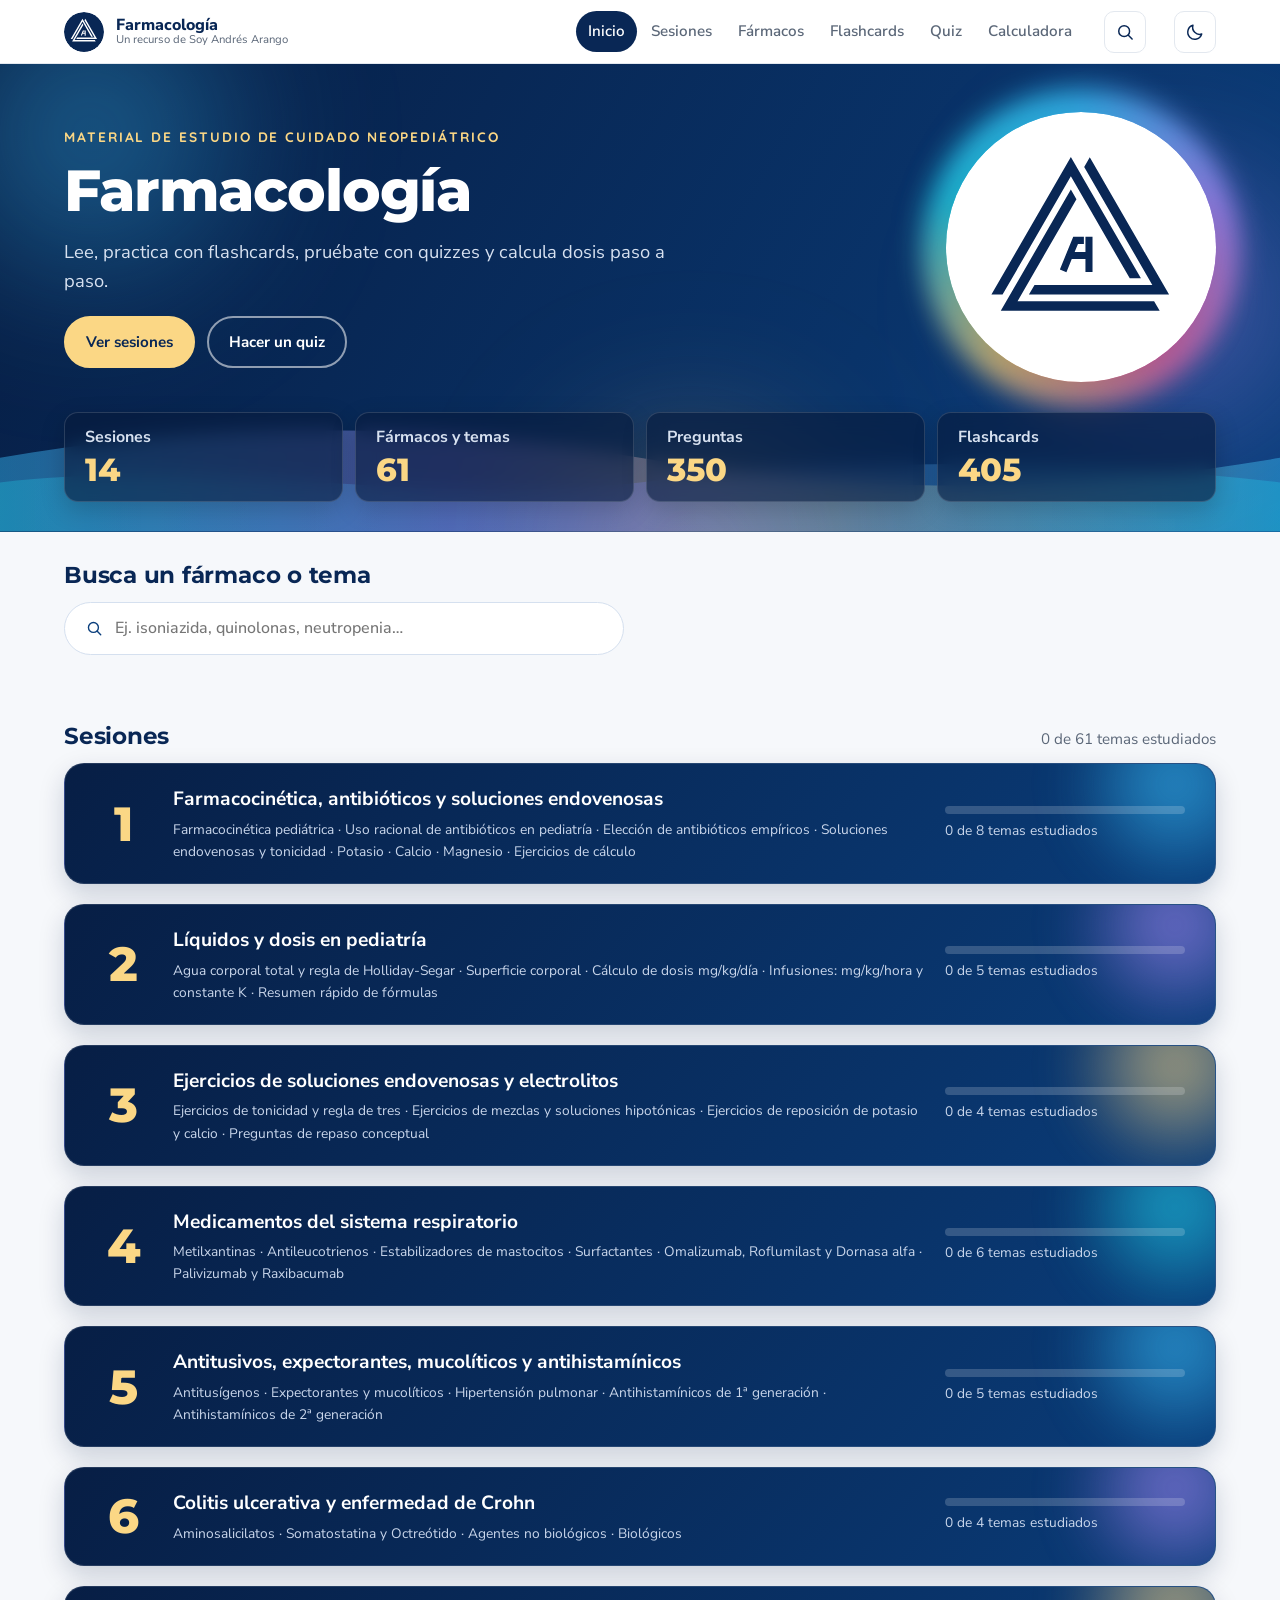
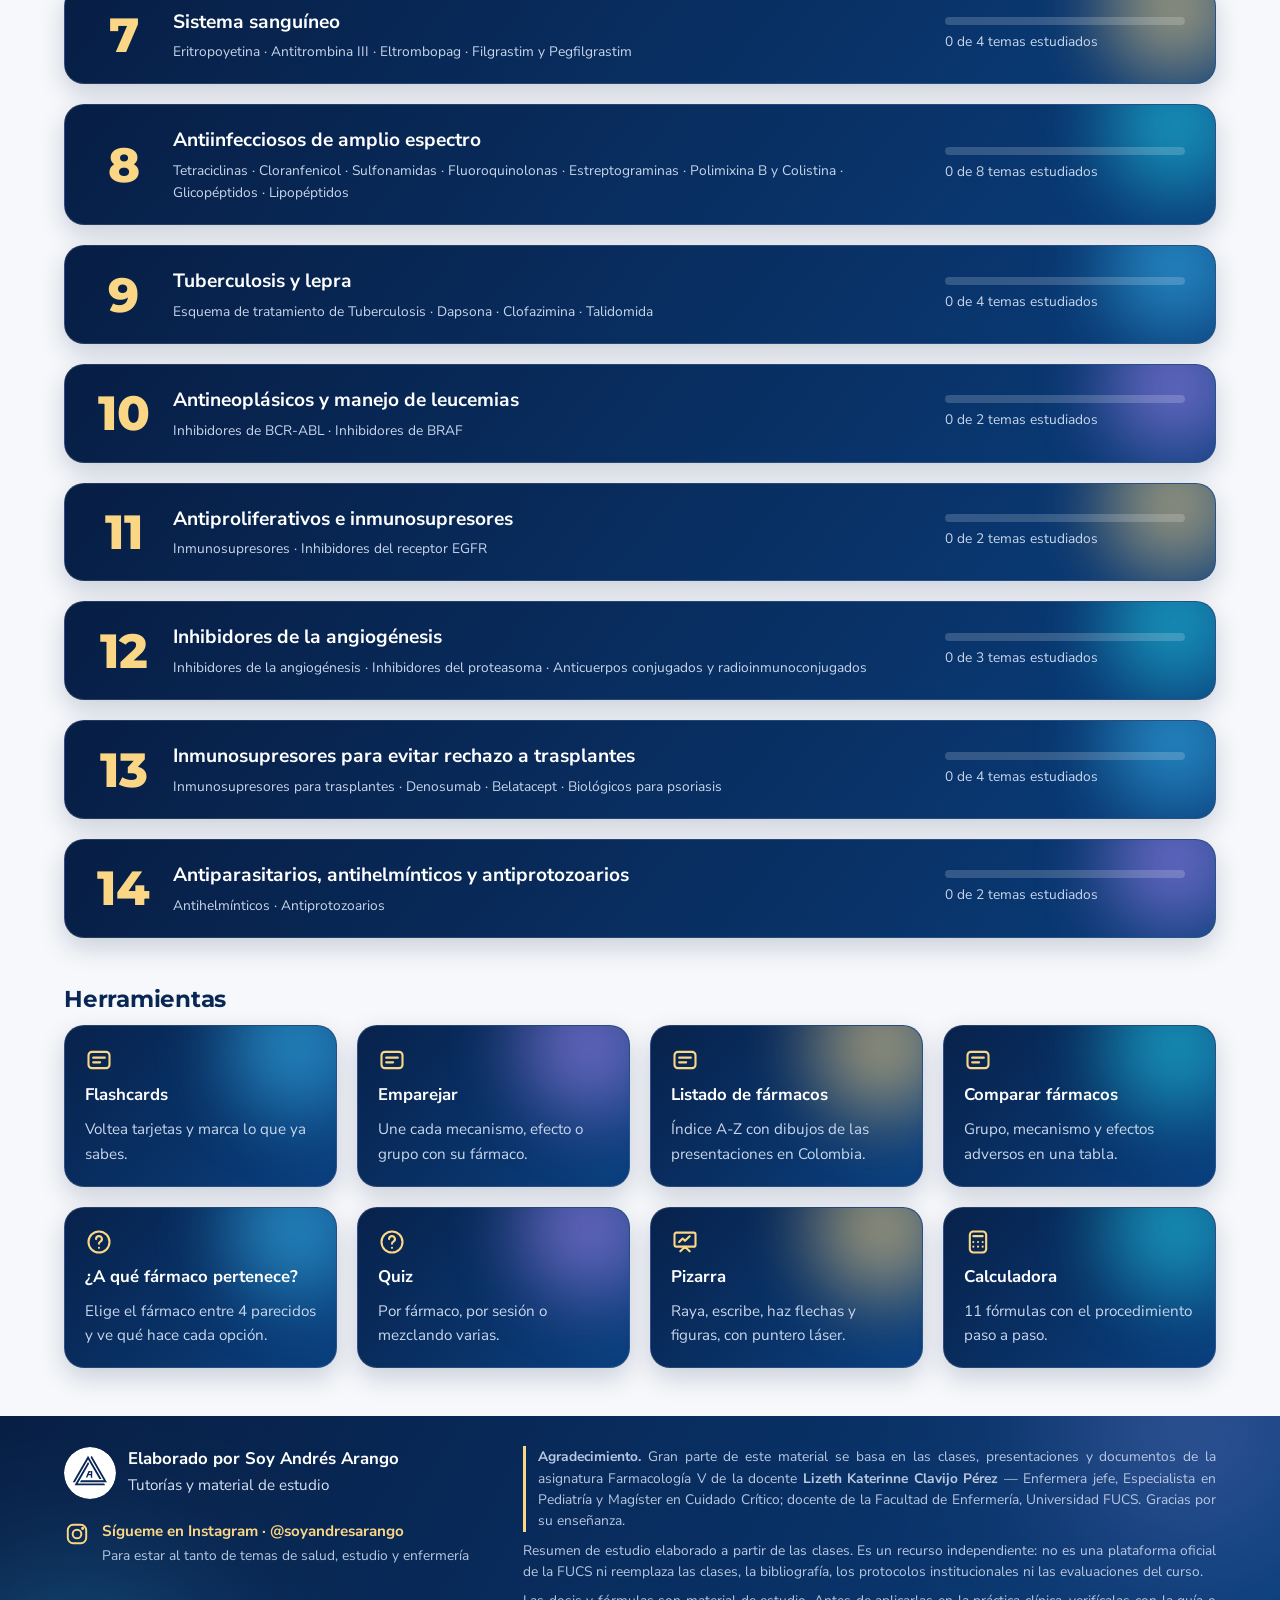
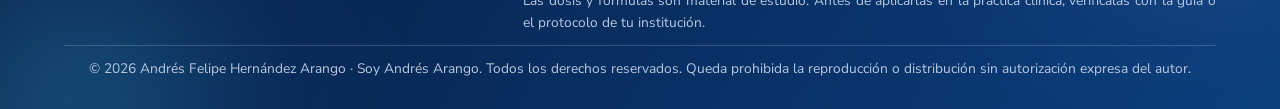
<file: index.html>
<!DOCTYPE html>
<html lang="es">
<head>
<meta charset="UTF-8">
<meta name="viewport" content="width=device-width, initial-scale=1.0">
<title>Farmacología · Soy Andrés Arango</title>
<meta name="description" content="Tutorías y material de estudio de Farmacología en Enfermería. Elaborado por Soy Andrés Arango.">
<meta name="author" content="Andrés Arango">
<meta name="robots" content="noindex, nofollow, noimageindex">
<meta name="color-scheme" content="light">
<!-- Pone el tema (claro u oscuro) antes de pintar para evitar el parpadeo -->
<script>(function(){var t=null;try{t=localStorage.getItem('farmacologia-tema');}catch(e){}if(t!=='oscuro'&&t!=='claro'){t='claro';}document.documentElement.setAttribute('data-tema',t);})();</script>
<link rel="icon" type="image/svg+xml" href="assets/branding/favicon.svg">
<link rel="icon" type="image/png" sizes="32x32" href="assets/branding/favicon-32.png">
<link rel="apple-touch-icon" href="assets/branding/apple-touch-icon.png">

<link rel="preconnect" href="https://fonts.googleapis.com">
<link rel="preconnect" href="https://fonts.gstatic.com" crossorigin>
<link rel="stylesheet" href="https://fonts.googleapis.com/css2?family=Quicksand:wght@500;600;700&family=Montserrat:wght@600;700;800;900&family=Nunito+Sans:opsz,wght@6..12,400;6..12,600;6..12,700;6..12,800&display=swap">

<link rel="stylesheet" href="css/01-variables.css?v=20261125f">
<link rel="stylesheet" href="css/02-base.css?v=20261125f">
<link rel="stylesheet" href="css/03-componentes.css?v=20261125f">
<link rel="stylesheet" href="css/04-vistas.css?v=20261125f">
<link rel="stylesheet" href="css/05-oscuro.css?v=20261125f">
</head>

<body>
<a class="saltar" href="#" data-accion="saltar">Saltar al contenido</a>

<header class="barra">
    <div class="barra__int">
        <a class="firma" href="#/inicio" aria-label="Farmacología, inicio. Un recurso de Soy Andrés Arango">
            <img class="firma__logo" src="assets/branding/logo-soy-andres-arango-circulo-azul.svg" alt="" width="40" height="40">
            <span class="firma__txt"><b>Farmacología</b><small>Un recurso de Soy Andrés Arango</small></span>
        </a>

        <nav class="nav" id="nav" aria-label="Principal">
            <a href="#/inicio"      data-sec="inicio">Inicio</a>
            <a href="#/sesiones"    data-sec="sesiones">Sesiones</a>
            <a href="#/farmacos"   data-sec="listado">Fármacos</a>
            <a href="#/flashcards"  data-sec="flashcards">Flashcards</a>
            <a href="#/quiz"        data-sec="quiz">Quiz</a>
            <a href="#/calculadora" data-sec="calculadora">Calculadora</a>
        </nav>

        <a class="btn-tema btn-lupa" href="#/buscar" data-sec="buscar" aria-label="Buscar" title="Buscar">
            <svg class="icono" viewBox="0 0 24 24" fill="none" stroke="currentColor" stroke-width="1.8" stroke-linecap="round" stroke-linejoin="round" aria-hidden="true"><circle cx="11" cy="11" r="6.5"/><path d="M16 16l4.5 4.5"/></svg>
        </a>

        <button type="button" class="btn-tema" data-accion="tema" aria-pressed="false" aria-label="Cambiar a modo oscuro" title="Modo oscuro">
            <svg class="icono luna" viewBox="0 0 24 24" fill="none" stroke="currentColor" stroke-width="1.8" stroke-linecap="round" stroke-linejoin="round" aria-hidden="true"><path d="M20 14.5A8.5 8.5 0 0 1 9.5 4a8.5 8.5 0 1 0 10.5 10.5z"/></svg>
            <svg class="icono sol" viewBox="0 0 24 24" fill="none" stroke="currentColor" stroke-width="1.8" stroke-linecap="round" stroke-linejoin="round" aria-hidden="true"><circle cx="12" cy="12" r="4"/><path d="M12 2.5v2.2M12 19.3v2.2M2.5 12h2.2M19.3 12h2.2M5.3 5.3l1.6 1.6M17.1 17.1l1.6 1.6M18.7 5.3l-1.6 1.6M6.9 17.1l-1.6 1.6"/></svg>
        </button>

        <button class="btn-icono barra__menu" aria-controls="nav" aria-expanded="false" aria-label="Abrir menú" data-accion="menu">
            <svg class="icono" viewBox="0 0 24 24" fill="none" stroke="currentColor" stroke-width="1.8" stroke-linecap="round" aria-hidden="true"><path d="M4 7h16M4 12h16M4 17h16"/></svg>
        </button>
    </div>
</header>

<main id="app" tabindex="-1"></main>

<footer class="pie">
    <div class="pie__int">
        <div>
            <div class="pie__autor">
                <img src="assets/branding/logo-soy-andres-arango-circulo-blanco.svg" alt="Logo Soy Andrés Arango" width="52" height="52">
                <div>
                    <b>Elaborado por Soy Andrés Arango</b>
                    <span>Tutorías y material de estudio</span>
                </div>
            </div>
            <a class="pie__insta" href="https://www.instagram.com/soyandresarango/" target="_blank" rel="noopener">
                <svg class="icono" viewBox="0 0 24 24" fill="none" stroke="currentColor" stroke-width="1.8" stroke-linecap="round" stroke-linejoin="round" aria-hidden="true"><rect x="3.5" y="3.5" width="17" height="17" rx="5"/><circle cx="12" cy="12" r="4"/><circle cx="17.2" cy="6.8" r=".6" fill="currentColor"/></svg>
                <span><b>Sígueme en Instagram · @soyandresarango</b><small>Para estar al tanto de temas de salud, estudio y enfermería</small></span>
            </a>
        </div>
        <div class="pie__nota">
            <p class="pie__gracias"><b>Agradecimiento.</b> Gran parte de este material se basa en las clases, presentaciones y documentos de la asignatura Farmacología V de la docente <b>Lizeth Katerinne Clavijo Pérez</b> — Enfermera jefe, Especialista en Pediatría y Magíster en Cuidado Crítico; docente de la Facultad de Enfermería, Universidad FUCS. Gracias por su enseñanza.</p>
            <p>Resumen de estudio elaborado a partir de las clases. Es un recurso independiente: no es una plataforma oficial de la FUCS ni reemplaza las clases, la bibliografía, los protocolos institucionales ni las evaluaciones del curso.</p>
            <p>Las dosis y fórmulas son material de estudio. Antes de aplicarlas en la práctica clínica, verifícalas con la guía o el protocolo de tu institución.</p>
        </div>
        <p class="pie__legal">© 2026 Andrés Felipe Hernández Arango · Soy Andrés Arango. Todos los derechos reservados. Queda prohibida la reproducción o distribución sin autorización expresa del autor.</p>
    </div>
</footer>

<!-- Orden de carga: datos → núcleo → componentes → vistas → arranque.
     Scripts clásicos (no módulos) para que funcione abriendo index.html con doble clic. -->
<script src="data/contenido.js?v=20261125f"></script>
<script src="data/presentaciones.js?v=20261125f"></script>

<script src="js/core/00-util.js?v=20261125f"></script>
<script src="js/core/01-markdown.js?v=20261125f"></script>
<script src="js/core/02-datos.js?v=20261125f"></script>
<script src="js/core/03-estado.js?v=20261125f"></script>
<script src="js/core/04-router.js?v=20261125f"></script>
<script src="js/core/05-acceso.js?v=20261125f"></script>
<script src="js/core/06-tema.js?v=20261125f"></script>
<script src="js/core/07-pares.js?v=20261125f"></script>

<script src="js/components/alcance.js?v=20261125f"></script>
<script src="js/components/flashcards.js?v=20261125f"></script>
<script src="js/components/quiz.js?v=20261125f"></script>
<script src="js/components/formulas.js?v=20261125f"></script>
<script src="js/components/banco.js?v=20261125f"></script>
<script src="js/components/frascos.js?v=20261125f"></script>

<script src="js/modules/inicio.js?v=20261125f"></script>
<script src="js/modules/sesiones.js?v=20261125f"></script>
<script src="js/modules/esquema.js?v=20261125f"></script>
<script src="js/modules/farmaco.js?v=20261125f"></script>
<script src="js/modules/practica.js?v=20261125f"></script>
<script src="js/modules/calculadora.js?v=20261125f"></script>
<script src="js/modules/examen.js?v=20261125f"></script>
<script src="js/modules/recurso.js?v=20261125f"></script>
<script src="js/modules/buscar.js?v=20261125f"></script>
<script src="js/modules/emparejar.js?v=20261125f"></script>
<script src="js/modules/distractores.js?v=20261125f"></script>
<script src="js/modules/comparar.js?v=20261125f"></script>
<script src="js/modules/listado.js?v=20261125f"></script>
<script src="js/modules/banco.js?v=20261125f"></script>
<script src="js/modules/pizarra.js?v=20261125f"></script>
<script src="js/modules/progreso.js?v=20261125f"></script>

<script src="js/99-arranque.js?v=20261125f"></script>
</body>
</html>
</file>
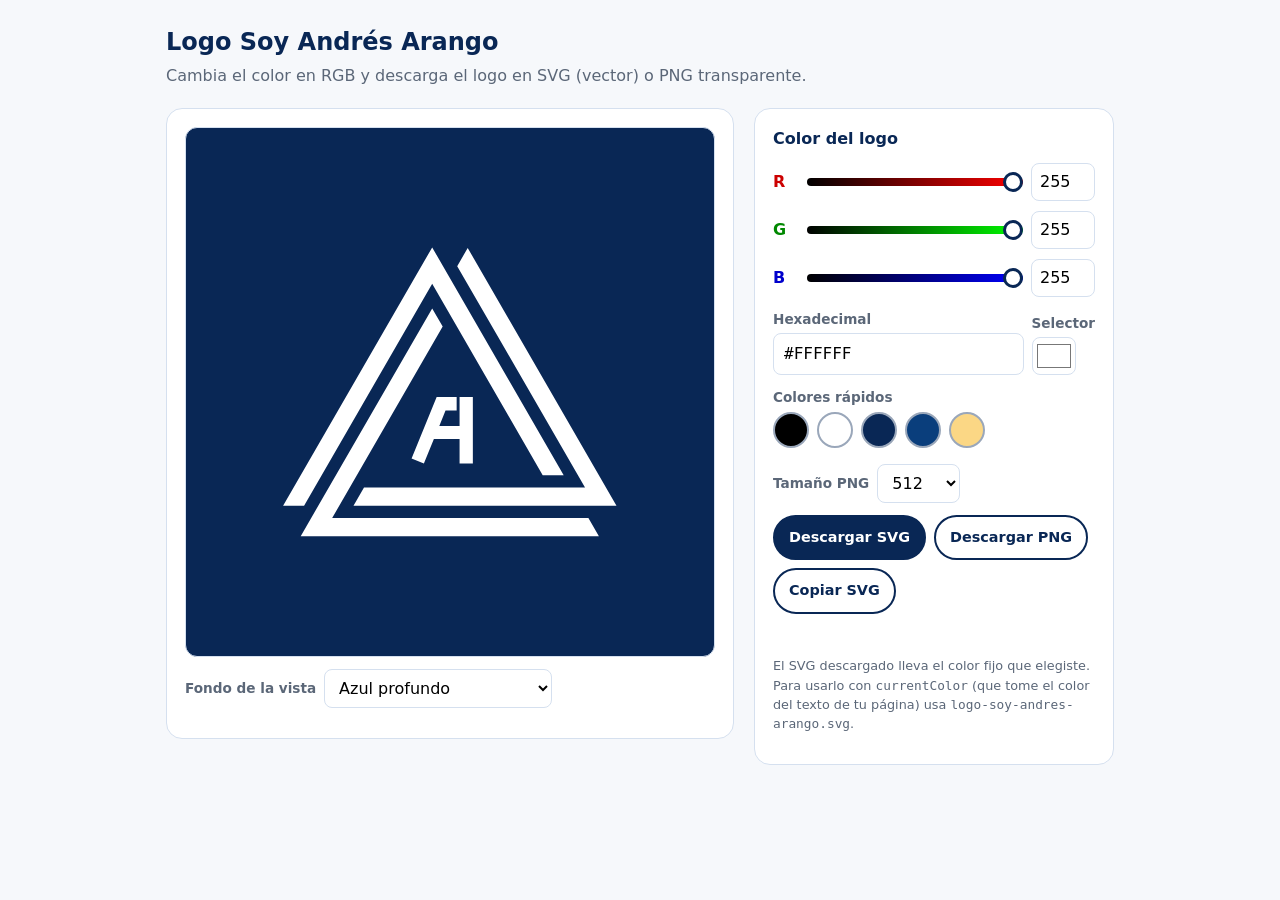
<file: assets/branding/logo-color.html>
<!DOCTYPE html>
<html lang="es">
<head>
<meta charset="UTF-8">
<meta name="viewport" content="width=device-width, initial-scale=1.0">
<title>Logo Soy Andrés Arango · Cambiar color</title>
<meta name="robots" content="noindex, nofollow">
<style>
    :root { --azul: #092755; --linea: #D5E0EF; --tx: #1F2A3A; --suave: #5B6778; }
    * { box-sizing: border-box; }
    body { margin: 0; font-family: 'Inter', 'Segoe UI', system-ui, sans-serif; color: var(--tx); background: #F6F8FB; line-height: 1.5; }
    main { max-width: 980px; margin: 0 auto; padding: 24px 16px 48px; }
    h1 { font-size: 1.5rem; color: var(--azul); margin: 0 0 4px; }
    p.lead { margin: 0 0 20px; color: var(--suave); }
    .rejilla { display: grid; grid-template-columns: minmax(0, 1fr) minmax(0, 360px); gap: 20px; align-items: start; }
    @media (max-width: 760px) { .rejilla { grid-template-columns: 1fr; } }
    .panel { background: #fff; border: 1px solid var(--linea); border-radius: 16px; padding: 18px; }
    .vista { aspect-ratio: 1 / 1; border-radius: 12px; display: grid; place-items: center; border: 1px solid var(--linea); overflow: hidden; }
    .vista svg { width: 70%; height: 70%; display: block; }
    .cuadros { background-color: #fff; background-image: linear-gradient(45deg, #e6e9ef 25%, transparent 25%, transparent 75%, #e6e9ef 75%), linear-gradient(45deg, #e6e9ef 25%, transparent 25%, transparent 75%, #e6e9ef 75%); background-size: 20px 20px; background-position: 0 0, 10px 10px; }
    h2 { font-size: 1rem; margin: 0 0 12px; color: var(--azul); }
    .canal { display: grid; grid-template-columns: 22px 1fr 64px; gap: 10px; align-items: center; margin-bottom: 10px; }
    .canal b { font-weight: 800; }
    .canal input[type=number] { width: 100%; padding: 6px 8px; border: 1.5px solid var(--linea); border-radius: 8px; font: inherit; }
    input[type=range] { width: 100%; height: 8px; border-radius: 99px; appearance: none; -webkit-appearance: none; outline-offset: 4px; }
    input[type=range]::-webkit-slider-thumb { -webkit-appearance: none; width: 20px; height: 20px; border-radius: 50%; background: #fff; border: 3px solid var(--azul); cursor: pointer; }
    input[type=range]::-moz-range-thumb { width: 16px; height: 16px; border-radius: 50%; background: #fff; border: 3px solid var(--azul); cursor: pointer; }
    #r { background: linear-gradient(90deg, #000, #f00); }
    #g { background: linear-gradient(90deg, #000, #0f0); }
    #b { background: linear-gradient(90deg, #000, #00f); }
    .fila { display: flex; gap: 8px; flex-wrap: wrap; align-items: center; margin: 12px 0; }
    label.campo { font-size: .85rem; font-weight: 600; color: var(--suave); display: block; margin-bottom: 4px; }
    input[type=text] { width: 100%; padding: 8px 10px; border: 1.5px solid var(--linea); border-radius: 8px; font: inherit; font-family: ui-monospace, Consolas, monospace; }
    input[type=color] { width: 44px; height: 38px; border: 1.5px solid var(--linea); border-radius: 8px; padding: 2px; background: #fff; cursor: pointer; }
    select { padding: 8px 10px; border: 1.5px solid var(--linea); border-radius: 8px; font: inherit; background: #fff; }
    button { font: inherit; font-weight: 700; font-size: .9rem; padding: 10px 14px; border-radius: 999px; border: 2px solid var(--azul); background: var(--azul); color: #fff; cursor: pointer; }
    button.sec { background: #fff; color: var(--azul); }
    button:hover { filter: brightness(1.15); }
    .muestras { display: flex; gap: 8px; flex-wrap: wrap; }
    .muestras button { width: 36px; height: 36px; padding: 0; border-radius: 50%; border: 2px solid #9aa7ba; }
    .nota { font-size: .8rem; color: var(--suave); margin-top: 14px; }
    #msg { font-size: .85rem; color: #2F6B45; min-height: 1.2em; font-weight: 600; }
    :focus-visible { outline: 3px solid #0A3E7C; outline-offset: 2px; }
</style>
</head>
<body>
<main>
    <h1>Logo Soy Andrés Arango</h1>
    <p class="lead">Cambia el color en RGB y descarga el logo en SVG (vector) o PNG transparente.</p>

    <div class="rejilla">
        <div class="panel">
            <div class="vista cuadros" id="vista">
                <!-- Vectorización fiel del logo. Todo usa currentColor: hereda el color del contenedor. -->
                <svg id="logo" xmlns="http://www.w3.org/2000/svg" viewBox="0 0 240 240" role="img" aria-label="Soy Andrés Arango"><title>Soy Andrés Arango</title><path fill="currentColor" fill-rule="evenodd" d="M108.57 26.25L11.75 193.95L25.37 193.95L108.57 49.85L180.33 174.15L193.96 174.15ZM131.63 26.6L124.82 38.4L207.81 182.15L64.29 182.15L57.47 193.95L228.25 193.95ZM108.57 65.85L23.18 213.75L216.82 213.75L210.01 201.95L43.62 201.95L115.38 77.65ZM111.47 123.45L95.18 163.3L103.17 166.61L109.67 150.64L126.35 150.64L126.35 166.54L134.97 166.54L134.97 123.45L126.35 123.45L126.35 142.13L113.18 142.13L117.23 132.19L124.45 132.19L124.45 123.45Z"/></svg>
            </div>
            <div class="fila">
                <label class="campo" for="fondo" style="margin:0">Fondo de la vista</label>
                <select id="fondo">
                    <option value="cuadros">Transparente (cuadros)</option>
                    <option value="#FFFFFF">Blanco</option>
                    <option value="#000000">Negro</option>
                    <option value="#092755">Azul profundo</option>
                    <option value="#FBD785">Amarillo</option>
                </select>
            </div>
        </div>

        <div class="panel">
            <h2>Color del logo</h2>
            <div class="canal"><b style="color:#c00">R</b><input type="range" id="r" min="0" max="255" value="255" aria-label="Rojo"><input type="number" id="rn" min="0" max="255" value="255" aria-label="Rojo (número)"></div>
            <div class="canal"><b style="color:#080">G</b><input type="range" id="g" min="0" max="255" value="255" aria-label="Verde"><input type="number" id="gn" min="0" max="255" value="255" aria-label="Verde (número)"></div>
            <div class="canal"><b style="color:#00c">B</b><input type="range" id="b" min="0" max="255" value="255" aria-label="Azul"><input type="number" id="bn" min="0" max="255" value="255" aria-label="Azul (número)"></div>

            <div class="fila" style="align-items:end">
                <div style="flex:1"><label class="campo" for="hex">Hexadecimal</label><input type="text" id="hex" value="#FFFFFF" maxlength="7" spellcheck="false"></div>
                <div><label class="campo" for="sel">Selector</label><input type="color" id="sel" value="#ffffff"></div>
            </div>
            <label class="campo">Colores rápidos</label>
            <div class="muestras">
                <button type="button" class="sec" data-c="0,0,0" style="background:#000" aria-label="Negro" title="Negro"></button>
                <button type="button" class="sec" data-c="255,255,255" style="background:#fff" aria-label="Blanco" title="Blanco"></button>
                <button type="button" class="sec" data-c="9,39,85" style="background:#092755" aria-label="Azul profundo" title="Azul profundo #092755"></button>
                <button type="button" class="sec" data-c="10,62,124" style="background:#0A3E7C" aria-label="Azul" title="Azul #0A3E7C"></button>
                <button type="button" class="sec" data-c="251,215,133" style="background:#FBD785" aria-label="Amarillo" title="Amarillo #FBD785"></button>
            </div>
            <div class="fila" style="margin-top:16px">
                <label class="campo" for="tam" style="margin:0">Tamaño PNG</label>
                <select id="tam"><option>256</option><option selected>512</option><option>1024</option><option>2048</option></select>
            </div>
            <div class="fila">
                <button type="button" id="dsvg">Descargar SVG</button>
                <button type="button" id="dpng" class="sec">Descargar PNG</button>
                <button type="button" id="copiar" class="sec">Copiar SVG</button>
            </div>
            <div id="msg" role="status" aria-live="polite"></div>
            <p class="nota">El SVG descargado lleva el color fijo que elegiste. Para usarlo con <code>currentColor</code> (que tome el color del texto de tu página) usa <code>logo-soy-andres-arango.svg</code>.</p>
        </div>
    </div>
</main>

<script>
(function () {
    var $ = function (id) { return document.getElementById(id); };
    var logo = $('logo'), vista = $('vista'), msg = $('msg');
    var c = { r: 255, g: 255, b: 255 };

    function hex(v) { return ('0' + v.toString(16)).slice(-2); }
    function aHex() { return ('#' + hex(c.r) + hex(c.g) + hex(c.b)).toUpperCase(); }
    function limitar(n) { n = parseInt(n, 10); return isNaN(n) ? 0 : Math.max(0, Math.min(255, n)); }

    function pintar() {
        logo.style.color = 'rgb(' + c.r + ',' + c.g + ',' + c.b + ')';
        ['r', 'g', 'b'].forEach(function (k) { $(k).value = c[k]; $(k + 'n').value = c[k]; });
        $('hex').value = aHex(); $('sel').value = aHex().toLowerCase();
    }
    function fijar(r, g, b) { c.r = limitar(r); c.g = limitar(g); c.b = limitar(b); pintar(); }

    ['r', 'g', 'b'].forEach(function (k) {
        $(k).addEventListener('input', function () { c[k] = limitar(this.value); pintar(); });
        $(k + 'n').addEventListener('input', function () { c[k] = limitar(this.value); pintar(); });
    });
    $('hex').addEventListener('input', function () {
        var m = /^#?([0-9a-f]{6})$/i.exec(this.value.trim());
        if (m) fijar(parseInt(m[1].slice(0, 2), 16), parseInt(m[1].slice(2, 4), 16), parseInt(m[1].slice(4, 6), 16));
    });
    $('sel').addEventListener('input', function () {
        var v = this.value; fijar(parseInt(v.slice(1, 3), 16), parseInt(v.slice(3, 5), 16), parseInt(v.slice(5, 7), 16));
    });
    document.querySelectorAll('.muestras button').forEach(function (b) {
        b.addEventListener('click', function () { var p = b.dataset.c.split(','); fijar(p[0], p[1], p[2]); });
    });
    $('fondo').addEventListener('change', function () {
        if (this.value === 'cuadros') { vista.className = 'vista cuadros'; vista.style.background = ''; }
        else { vista.className = 'vista'; vista.style.background = this.value; }
    });

    function svgTexto() {
        var s = new XMLSerializer().serializeToString(logo).replace(/ style="[^"]*"/, '');
        return '<?xml version="1.0" encoding="UTF-8"?>\n' + s.replace(/currentColor/g, aHex());
    }
    function descargar(blob, nombre) {
        var a = document.createElement('a'); a.href = URL.createObjectURL(blob); a.download = nombre;
        document.body.appendChild(a); a.click(); a.remove(); setTimeout(function () { URL.revokeObjectURL(a.href); }, 1000);
    }
    function aviso(t) { msg.textContent = t; setTimeout(function () { msg.textContent = ''; }, 2500); }

    $('dsvg').addEventListener('click', function () {
        descargar(new Blob([svgTexto()], { type: 'image/svg+xml' }), 'logo-soy-andres-arango-' + aHex().slice(1).toLowerCase() + '.svg');
        aviso('SVG descargado');
    });
    $('dpng').addEventListener('click', function () {
        var n = parseInt($('tam').value, 10), img = new Image();
        img.onload = function () {
            var cv = document.createElement('canvas'); cv.width = n; cv.height = n;
            cv.getContext('2d').drawImage(img, 0, 0, n, n);
            cv.toBlob(function (b) { descargar(b, 'logo-soy-andres-arango-' + aHex().slice(1).toLowerCase() + '-' + n + '.png'); aviso('PNG descargado'); }, 'image/png');
        };
        img.src = 'data:image/svg+xml;charset=utf-8,' + encodeURIComponent(svgTexto().replace(/^<\?xml[^>]*>\s*/, '').replace('<svg ', '<svg width="' + n + '" height="' + n + '" '));
    });
    $('copiar').addEventListener('click', function () {
        var t = svgTexto();
        if (navigator.clipboard && navigator.clipboard.writeText) navigator.clipboard.writeText(t).then(function () { aviso('SVG copiado'); }, function () { aviso('No se pudo copiar'); });
        else aviso('Tu navegador no permite copiar aquí');
    });

    pintar();
    /* arranca en blanco; el fondo de la vista parte oscuro para que se vea */
    $('fondo').value = '#092755'; $('fondo').dispatchEvent(new Event('change'));
})();
</script>
</body>
</html>
</file>
<file: css/01-variables.css>
/* ============================================================
   FARMACOLOGÍA — Tokens de diseño
   Familia visual de los recursos de Soy Andrés Arango
   (OVA de Arritmias, JULIA): misma paleta, misma escala de
   espaciado, sombras teñidas de azul y radios amplios.

   UN COLOR, UN TRABAJO
   Azul profundo  → estructura: navegación, títulos, bloques clave.
   Azul           → interacción: enlaces, botones, foco.
   Amarillo       → acento: marca de "lo importante", nunca texto
                    sobre blanco (no alcanza contraste).
   Blanco         → la mayor parte de la superficie.
   Estados        → escala propia, SIEMPRE acompañada de texto
                    y de un glifo (no dependen sólo del color).
   ============================================================ */

:root {
    /* Paleta principal */
    --azul-profundo: #092755;
    --azul:          #0A3E7C;
    --amarillo:      #FBD785;
    --blanco:        #FFFFFF;

    /* Derivados */
    --azul-tinte:     #EEF3FA;      /* fondo de selección / hover */
    --azul-linea:     #D5E0EF;
    --amarillo-tinte: #FEF6E2;      /* fondo de notas pedagógicas */
    --amarillo-borde: #F1D08A;

    /* Texto y superficies */
    --tx:        #1F2A3A;
    --tx-suave:  #5B6778;
    --tx-tenue:  #637085;
    --bg:        #FFFFFF;
    --bg-alt:    #F6F8FB;
    --linea:     #E3E8EF;

    /* Estados de estudio (ver componente .estado) */
    --st-pendiente:  #637085;
    --st-estudio:    #0A3E7C;
    --st-practicado: #9A6A12;
    --st-dominado:   #3F7A52;

    /* Retroalimentación */
    --ok:        #2F6B45;
    --ok-fondo:  #E7F2EA;
    --err:       #9D2A1F;
    --err-fondo: #FAE9E6;

    /* Tipografía */
    --f-main:    'Nunito Sans', 'Segoe UI', system-ui, -apple-system, sans-serif;
    --f-display: 'Montserrat', 'Nunito Sans', 'Segoe UI', sans-serif;

    --t-xs:  .78rem;
    --t-sm:  .875rem;
    --t-md:  1rem;
    --t-lg:  1.15rem;
    --t-xl:  1.45rem;
    --t-2xl: clamp(1.7rem, 3.2vw, 2.3rem);

    /* Espaciado — escala 8 px (idéntica al OVA) */
    --s-1: 4px;
    --s-2: 8px;
    --s-3: 12px;
    --s-4: 20px;
    --s-5: 30px;
    --s-6: 48px;

    /* Forma */
    --r-lg: 20px;
    --r-md: 14px;
    --r-sm: 10px;
    --r-pill: 999px;
    --sombra:    0 10px 30px rgba(9, 39, 85, .07);
    --sombra-sm: 0 2px 6px rgba(9, 39, 85, .06);

    --ancho: 1120px;
    --alto-barra: 64px;
    --t-anim: .18s;
}

@media (prefers-reduced-motion: reduce) {
    :root { --t-anim: 0s; }
}

/* ── Tokens semánticos (permiten el modo oscuro sin tocar los componentes) ──
   --sup      superficie de tarjetas, paneles y barra
   --titulo   color de títulos y texto de énfasis
   --enlace   color de enlaces y acentos de interacción
   --sel      fondo de botones y elementos seleccionados
   --amb…     texto sobre los tintes ámbar de los datos de examen
   En modo claro valen exactamente lo que valían antes. */
:root {
    --sup: #FFFFFF;
    --titulo: var(--azul-profundo);
    --enlace: var(--azul);
    --sel: var(--azul-profundo);
    --amb: #6B4A06;
    --amb2: #5C4308;
    --amb3: #4A3606;
    --amb-ex: #8A5E0E;
}
</file>
<file: css/02-base.css>
/* ============================================================
   BASE · reinicio, tipografía, barra superior y pie
   ============================================================ */
*, *::before, *::after { box-sizing: border-box; }
html { -webkit-text-size-adjust: 100%; scroll-padding-top: calc(var(--alto-barra) + 16px); }
body {
    margin: 0; font-family: var(--f-main); font-size: var(--t-md); line-height: 1.6;
    color: var(--tx); background: var(--bg-alt);
}
img { max-width: 100%; height: auto; }
a { color: var(--enlace); text-underline-offset: 3px; }
a:hover { color: var(--titulo); }
h1, h2, h3, h4 { color: var(--titulo); line-height: 1.2; margin: 0 0 var(--s-3); }
h1 { font-family: var(--f-display); font-size: var(--t-2xl); font-weight: 800; letter-spacing: -.02em; }
h2 { font-size: var(--t-xl); font-weight: 800; }
h3 { font-size: var(--t-lg); font-weight: 700; }
p { margin: 0 0 var(--s-3); }
code { font-family: ui-monospace, Consolas, monospace; font-size: .92em; }
:focus-visible { outline: 3px solid var(--azul); outline-offset: 2px; border-radius: 4px; }
main:focus { outline: none; }
.icono { width: 1.15em; height: 1.15em; flex: none; }

/* ── Barra superior ── */
.barra {
    position: sticky; top: 0; z-index: 50; height: var(--alto-barra);
    background: var(--sup); border-bottom: 1px solid var(--linea);
}
.barra__int { max-width: var(--ancho); height: 100%; margin: 0 auto; padding: 0 var(--s-4); display: flex; align-items: center; gap: var(--s-4); }
.firma { display: flex; align-items: center; gap: var(--s-3); text-decoration: none; color: var(--titulo); margin-right: auto; }
.firma__logo { border-radius: 50%; flex: none; }
.firma__txt { display: flex; flex-direction: column; line-height: 1.15; }
.firma__txt b { font-weight: 800; font-size: 1rem; }
.firma__txt small { font-size: .7rem; color: var(--tx-suave); }
.nav { display: flex; gap: 2px; }
.nav a {
    padding: 8px 12px; border-radius: var(--r-pill); text-decoration: none;
    font-size: var(--t-sm); font-weight: 600; color: var(--tx-suave); white-space: nowrap;
}
.nav a:hover { background: var(--azul-tinte); color: var(--titulo); }
.nav a[aria-current="page"] { background: var(--sel); color: var(--blanco); }
.btn-icono { display: none; border: 1px solid var(--linea); background: var(--sup); width: 42px; height: 42px; border-radius: var(--r-sm); color: var(--titulo); cursor: pointer; align-items: center; justify-content: center; }
.btn-icono .icono { width: 22px; height: 22px; }

@media (max-width: 1120px) {
    .btn-icono { display: inline-flex; }
    .nav {
        display: none; position: absolute; top: var(--alto-barra); left: 0; right: 0;
        flex-direction: column; padding: var(--s-3) var(--s-4) var(--s-4);
        background: var(--sup); border-bottom: 1px solid var(--linea); box-shadow: var(--sombra);
    }
    .nav.abierta { display: flex; }
    .nav a { padding: 12px 14px; border-radius: var(--r-sm); }
}

/* ── Pie ── */
.pie { margin-top: var(--s-6); background: var(--azul-profundo); color: #D7E1F0; }
.pie__int { max-width: var(--ancho); margin: 0 auto; padding: var(--s-5) var(--s-4); display: grid; grid-template-columns: 1fr 1.4fr; gap: var(--s-5); }
.pie__autor { display: flex; align-items: center; gap: var(--s-3); margin-bottom: var(--s-4); }
.pie__autor img { border-radius: 50%; flex: none; }
.pie__autor b { display: block; color: var(--blanco); font-size: 1.05rem; }
.pie__autor span { font-size: var(--t-sm); }
.pie__insta { display: flex; gap: var(--s-3); align-items: flex-start; color: var(--amarillo); text-decoration: none; }
.pie__insta .icono { width: 26px; height: 26px; margin-top: 2px; }
.pie__insta b { display: block; font-size: var(--t-sm); }
.pie__insta small { color: #B9C8E0; font-size: var(--t-xs); }
.pie__insta:hover { color: var(--amarillo); text-decoration: none; }
.pie__insta:hover b { text-decoration: underline; text-underline-offset: 3px; }
.pie__insta:hover small { color: #D7E1F0; text-decoration: none; }
.pie__nota p { font-size: var(--t-xs); line-height: 1.55; margin-bottom: var(--s-2); color: #B9C8E0; }
.pie__copy { color: var(--blanco) !important; font-weight: 600; padding-top: var(--s-2); border-top: 1px solid rgba(255,255,255,.18); }
@media (max-width: 760px) { .pie__int { grid-template-columns: 1fr; } }

@media (prefers-reduced-motion: reduce) { * { transition: none !important; scroll-behavior: auto !important; } }
/* derechos de autor: mismo estilo que el texto de la nota, al final de la columna izquierda (alineado con el último renglón de la derecha) */
.pie__int > div:first-child { display: flex; flex-direction: column; }
.pie__copy--izq { margin: auto 0 0 !important; padding-top: var(--s-3); border-top: 0; font-size: var(--t-xs); line-height: 1.55; font-weight: 400; color: #B9C8E0 !important; text-align: justify; hyphens: auto; }
.pie__nota p { text-align: justify; hyphens: auto; }
.pie__nota { display: flex; flex-direction: column; justify-content: flex-end; }
.pie__nota p:last-child { margin-bottom: 0; }
</file>
<file: css/03-componentes.css>
/* ============================================================
   COMPONENTES · botones, chips, paneles, flashcards, quiz,
   barra de progreso, formularios
   ============================================================ */

/* ── Botones ── */
.btn {
    display: inline-flex; align-items: center; justify-content: center; gap: 8px;
    padding: 12px 20px; border: 2px solid var(--sel); border-radius: var(--r-pill);
    background: var(--sel); color: var(--blanco); font: inherit; font-weight: 700; font-size: var(--t-sm);
    text-decoration: none; cursor: pointer; transition: background var(--t-anim), transform var(--t-anim);
}
.btn:hover { background: var(--azul); border-color: var(--azul); color: var(--blanco); }
.btn:active { transform: translateY(1px); }
.btn:disabled { opacity: .45; cursor: not-allowed; }
.btn--sec { background: var(--sup); color: var(--titulo); border-color: var(--azul-linea); }
.btn--sec:hover { background: var(--azul-tinte); color: var(--titulo); border-color: var(--azul); }
.btn--amarillo { background: var(--amarillo); border-color: var(--amarillo); color: var(--titulo); }
.btn--amarillo:hover { background: #FFE3A3; border-color: #FFE3A3; color: var(--titulo); }
.btn--fantasma { background: transparent; border-color: rgba(255,255,255,.55); color: var(--blanco); }
.btn--fantasma:hover { background: rgba(255,255,255,.12); border-color: var(--blanco); color: var(--blanco); }
.btn--chico { padding: 7px 14px; font-size: var(--t-xs); }
.btn--sabe.btn--on, .btn--sabe:hover { background: var(--st-dominado); border-color: var(--st-dominado); color: var(--blanco); }
.btn--rep.btn--on { background: var(--amarillo-tinte); border-color: var(--amarillo-borde); color: var(--amb); }
.btn--rep { background: var(--sup); color: var(--amb); border-color: var(--amarillo-borde); }
.btn--rep:hover { background: var(--amarillo-tinte); color: var(--amb); border-color: var(--amarillo-borde); }
.fila-botones { display: flex; flex-wrap: wrap; gap: var(--s-3); margin-top: var(--s-4); }

/* ── Chips ── */
.chips { display: flex; flex-wrap: wrap; gap: var(--s-2); margin-bottom: var(--s-4); }
.chips--off { opacity: .4; pointer-events: none; }
.chip {
    display: inline-flex; align-items: center; padding: 6px 14px; border-radius: var(--r-pill);
    border: 1.5px solid var(--azul-linea); background: var(--sup); color: var(--titulo);
    font: inherit; font-size: var(--t-xs); font-weight: 600; cursor: pointer;
}
.chip:hover { background: var(--azul-tinte); }
.chip[aria-pressed="true"] { background: var(--sel); border-color: var(--sel); color: var(--blanco); }
.chip--fijo { cursor: default; background: var(--azul-tinte); border-color: transparent; }
.chip--fijo:hover { background: var(--azul-tinte); }
.chip--amarillo { background: var(--amarillo-tinte); border-color: var(--amarillo-borde); color: var(--amb); cursor: default; }

/* ── Paneles ── */
.panel { background: var(--sup); border: 1px solid var(--linea); border-radius: var(--r-lg); padding: var(--s-5); box-shadow: var(--sombra-sm); }
.panel__tit { font-size: var(--t-lg); }
.ayuda { color: var(--tx-suave); font-size: var(--t-sm); }
.ayuda--centro { text-align: center; margin-top: var(--s-3); }
.aviso { margin-top: var(--s-5); padding: var(--s-3) var(--s-4); background: var(--amarillo-tinte); border: 1px solid var(--amarillo-borde); border-radius: var(--r-md); font-size: var(--t-sm); color: var(--amb2); }
.vacio { text-align: center; padding: var(--s-6) var(--s-4); }

/* ── Formularios ── */
.campo { display: flex; flex-direction: column; gap: 6px; margin-bottom: var(--s-4); font-size: var(--t-sm); font-weight: 600; color: var(--titulo); }
.campo select, .campo input, .buscador input {
    font: inherit; font-weight: 500; color: var(--tx); padding: 11px 14px;
    border: 1.5px solid var(--azul-linea); border-radius: var(--r-sm); background: var(--sup); width: 100%;
}
.campo select:focus, .campo input:focus, .buscador input:focus { outline: 3px solid rgba(10,62,124,.25); border-color: var(--azul); }
.campo__inp { display: flex; align-items: center; gap: var(--s-2); }
.campo__inp em { font-style: normal; font-weight: 600; color: var(--tx-suave); white-space: nowrap; min-width: 4.5em; }
.check { display: flex; gap: var(--s-2); align-items: center; font-size: var(--t-sm); margin-bottom: var(--s-4); cursor: pointer; }
.check input { width: 18px; height: 18px; accent-color: var(--azul-profundo); }

/* ── Barra de progreso ── */
.barra-prog { height: 8px; background: var(--azul-tinte); border-radius: var(--r-pill); overflow: hidden; }
.barra-prog i { display: block; height: 100%; background: var(--azul); border-radius: var(--r-pill); transition: width .3s; }

/* ── Estado ── */
.estado { font-size: var(--t-xs); font-weight: 700; color: var(--st-pendiente); display: inline-flex; gap: 4px; align-items: center; }
.estado--ok { color: var(--st-dominado); }

/* ── Flashcards ── */
.fc__top { display: flex; justify-content: space-between; align-items: center; gap: var(--s-3); margin-bottom: var(--s-2); font-size: var(--t-sm); color: var(--tx-suave); }
.fc .barra-prog, .quiz .barra-prog { margin-bottom: var(--s-4); }
.fc__carta {
    display: flex; flex-direction: column; justify-content: center; align-items: center; text-align: center; gap: var(--s-3);
    width: 100%; min-height: 280px; padding: var(--s-5); cursor: pointer; font: inherit; color: var(--blanco);
    background: linear-gradient(160deg, var(--azul-profundo), var(--azul)); border: 0; border-radius: var(--r-lg); box-shadow: var(--sombra);
}
.fc__carta--resp { background: var(--sup); color: var(--tx); border: 2px solid var(--azul); }
.fc__lado { font-size: var(--t-xs); font-weight: 800; letter-spacing: .12em; text-transform: uppercase; color: var(--amarillo); }
.fc__carta--resp .fc__lado { color: var(--enlace); }
.fc__txt { font-size: 1.3rem; font-weight: 600; line-height: 1.4; }
.fc__pista { font-size: var(--t-xs); opacity: .75; }
.fc__acciones { display: flex; flex-wrap: wrap; gap: var(--s-2); justify-content: center; margin-top: var(--s-4); }

/* ── Quiz ── */
.quiz__tipo { font-size: var(--t-xs); font-weight: 800; letter-spacing: .1em; text-transform: uppercase; color: var(--enlace); margin-bottom: var(--s-2); }
.quiz__texto { font-size: 1.3rem; font-weight: 700; margin-bottom: var(--s-4); }
.opciones { display: grid; gap: var(--s-3); }
.op {
    display: flex; gap: var(--s-3); align-items: flex-start; text-align: left; width: 100%; padding: 14px 16px;
    background: var(--sup); border: 2px solid var(--azul-linea); border-radius: var(--r-md);
    font: inherit; color: var(--tx); cursor: pointer; transition: border-color var(--t-anim), background var(--t-anim);
}
.op b { flex: none; width: 28px; height: 28px; display: grid; place-items: center; border-radius: 50%; background: var(--azul-tinte); color: var(--titulo); font-size: var(--t-sm); text-transform: uppercase; }
.op:hover:not(:disabled) { border-color: var(--azul); background: var(--azul-tinte); }
.op:disabled { cursor: default; }
.op--ok { border-color: var(--ok); background: var(--ok-fondo); }
.op--ok b { background: var(--ok); color: var(--blanco); }
.op--mal { border-color: var(--err); background: var(--err-fondo); }
.op--mal b { background: var(--err); color: var(--blanco); }
.feedback { margin-top: var(--s-4); padding: var(--s-3) var(--s-4); border-radius: var(--r-md); font-size: var(--t-sm); }
.feedback--ok { background: var(--ok-fondo); color: var(--ok); }
.feedback--mal { background: var(--err-fondo); color: var(--err); }
.feedback a { color: inherit; font-weight: 700; }
.resultado { text-align: center; }
.resultado__big { font-family: var(--f-display); font-size: 4rem; color: var(--titulo); line-height: 1; margin: var(--s-3) 0; }
.resultado__big small { font-size: 1.6rem; color: var(--tx-tenue); }
.resultado__num { font-size: var(--t-lg); }
.resultado .fila-botones { justify-content: center; }
.resultado h3 { text-align: left; margin-top: var(--s-5); }
.falladas { text-align: left; padding-left: 1.2em; font-size: var(--t-sm); }
.falladas li { margin-bottom: var(--s-3); }
.ok-txt { color: var(--ok); font-weight: 600; }
.mal-txt { color: var(--err); font-weight: 600; }
</file>
<file: css/04-vistas.css>
/* ============================================================
   VISTAS · inicio, sesiones, lectura de fármaco, calculadora,
   datos de examen, progreso
   ============================================================ */
.pagina { max-width: var(--ancho); margin: 0 auto; padding: var(--s-5) var(--s-4) 0; }
.pagina--lectura { max-width: 860px; }
.pagina--estrecha { max-width: 720px; }
.cabecera { margin-bottom: var(--s-5); }
.eyebrow { font-size: var(--t-xs); font-weight: 800; letter-spacing: .12em; text-transform: uppercase; color: var(--enlace); margin-bottom: var(--s-2); }
.eyebrow--claro { color: var(--amarillo); }
.lead { font-size: var(--t-lg); color: var(--tx-suave); max-width: none; }
.migas { display: flex; flex-wrap: wrap; gap: var(--s-2); font-size: var(--t-sm); color: var(--tx-suave); margin-bottom: var(--s-4); }
.migas a { text-decoration: none; }
.migas b { color: var(--titulo); font-weight: 600; }
.cabecera__prog { max-width: 420px; }
.cabecera__prog small { color: var(--tx-suave); font-size: var(--t-xs); }

/* ── Hero ── */
.hero { background: linear-gradient(135deg, var(--azul-profundo) 0%, var(--azul) 100%); color: var(--blanco); }
.hero__int { max-width: var(--ancho); margin: 0 auto; padding: var(--s-6) var(--s-4) var(--s-5); }
.hero h1 { color: var(--blanco); font-size: clamp(2.3rem, 6vw, 3.6rem); margin-bottom: var(--s-3); }
.hero__lead { font-size: var(--t-lg); color: #D7E1F0; max-width: 58ch; }
.cifras { display: grid; grid-template-columns: repeat(auto-fit, minmax(150px, 1fr)); gap: var(--s-3); margin: var(--s-5) 0 0; }
.cifras > div { background: rgba(255,255,255,.1); border-radius: var(--r-md); padding: var(--s-3) var(--s-4); }
.cifras dt { font-size: var(--t-xs); color: #B9C8E0; font-weight: 600; }
.cifras dd { margin: 0; font-family: var(--f-display); font-size: 2rem; line-height: 1.2; color: var(--amarillo); }
.cifras--claro { margin: 0 0 var(--s-5); }
.cifras--claro > div { background: var(--sup); border: 1px solid var(--linea); }
.cifras--claro dt { color: var(--tx-suave); }
.cifras--claro dd { color: var(--titulo); }
.cifras--claro dd small { font-size: 1rem; color: var(--tx-tenue); }

/* ── Inicio ── */
.seccion-inicio { margin-bottom: var(--s-6); }
.seccion-inicio__cab { display: flex; justify-content: space-between; align-items: baseline; flex-wrap: wrap; gap: var(--s-2); }
.buscador { display: flex; align-items: center; gap: var(--s-3); background: var(--sup); border: 1.5px solid var(--azul-linea); border-radius: var(--r-pill); padding: 0 var(--s-4); max-width: 560px; margin-bottom: var(--s-4); color: var(--enlace); }
.buscador input { border: 0; padding: 13px 0; background: transparent; }
.buscador input:focus { outline: none; }
.buscador:focus-within { border-color: var(--azul); outline: 3px solid rgba(10,62,124,.2); }
.rejilla { display: grid; grid-template-columns: repeat(auto-fill, minmax(260px, 1fr)); gap: var(--s-4); }
.lista-sesiones { display: grid; gap: var(--s-4); }
.herramientas { display: grid; grid-template-columns: repeat(auto-fit, minmax(220px, 1fr)); gap: var(--s-4); }
.herr { display: flex; flex-direction: column; gap: var(--s-2); padding: var(--s-4); background: var(--sup); border: 1px solid var(--linea); border-radius: var(--r-lg); text-decoration: none; color: var(--tx); box-shadow: var(--sombra-sm); transition: transform var(--t-anim), box-shadow var(--t-anim), border-color var(--t-anim); }
.herr:hover { transform: translateY(-2px); box-shadow: var(--sombra); border-color: var(--azul); color: var(--tx); }
.herr .icono { width: 28px; height: 28px; color: var(--enlace); }
.herr b { color: var(--titulo); font-size: 1.05rem; }
.herr span { font-size: var(--t-sm); color: var(--tx-suave); }
.herr--ex { background: var(--amarillo-tinte); border-color: var(--amarillo-borde); }
.herr--ex .icono { color: #9A6A12; }

.tarjeta-s { display: grid; grid-template-columns: auto 1fr minmax(160px, 240px); gap: var(--s-4); align-items: center; padding: var(--s-4) var(--s-5); background: var(--sup); border: 1px solid var(--linea); border-radius: var(--r-lg); text-decoration: none; color: var(--tx); box-shadow: var(--sombra-sm); transition: transform var(--t-anim), box-shadow var(--t-anim), border-color var(--t-anim); }
.tarjeta-s:hover { transform: translateY(-2px); box-shadow: var(--sombra); border-color: var(--azul); color: var(--tx); }
.tarjeta-s__n { font-family: var(--f-display); font-size: 3rem; line-height: 1; color: var(--enlace); min-width: 1.2em; text-align: center; }
.tarjeta-s__txt small { display: block; font-size: var(--t-xs); font-weight: 800; letter-spacing: .1em; text-transform: uppercase; color: var(--tx-tenue); }
.tarjeta-s__txt b { display: block; font-size: 1.2rem; color: var(--titulo); }
.tarjeta-s__lista { display: block; font-size: var(--t-xs); color: var(--tx-suave); margin-top: 4px; }
.tarjeta-s__prog small { display: block; margin-top: 6px; font-size: var(--t-xs); color: var(--tx-suave); }
@media (max-width: 700px) { .tarjeta-s { grid-template-columns: auto 1fr; } .tarjeta-s__prog { grid-column: 1 / -1; } }

.tarjeta-f { display: flex; flex-direction: column; gap: var(--s-2); padding: var(--s-4); background: var(--sup); border: 1px solid var(--linea); border-radius: var(--r-lg); text-decoration: none; color: var(--tx); box-shadow: var(--sombra-sm); transition: transform var(--t-anim), box-shadow var(--t-anim), border-color var(--t-anim); }
.tarjeta-f:hover { transform: translateY(-2px); box-shadow: var(--sombra); border-color: var(--azul); color: var(--tx); }
.tarjeta-f__top { display: flex; justify-content: space-between; align-items: center; gap: var(--s-2); }
.tarjeta-f__nom { font-size: 1.1rem; color: var(--titulo); line-height: 1.25; }
.tarjeta-f__grupo { font-size: var(--t-sm); color: var(--tx-suave); flex: 1; }
.tarjeta-f__meta { display: flex; flex-wrap: wrap; gap: var(--s-3); font-size: var(--t-xs); color: var(--tx-tenue); font-weight: 600; padding-top: var(--s-2); border-top: 1px solid var(--linea); }

.bloque-sesion { margin-bottom: var(--s-6); }
.bloque-sesion__cab { display: flex; justify-content: space-between; align-items: flex-end; flex-wrap: wrap; gap: var(--s-3); margin-bottom: var(--s-4); }
.bloque-sesion__cab h2 { margin: 0; }
.bloque-sesion__cab h2 a { text-decoration: none; }
.bloque-sesion__prog { width: 240px; max-width: 100%; }
.bloque-sesion__prog small { font-size: var(--t-xs); color: var(--tx-suave); }

/* ── Fármaco ── */
.meta { display: grid; gap: var(--s-3); margin: var(--s-4) 0; }
.meta span { padding: var(--s-3) var(--s-4); background: var(--sup); border-left: 4px solid var(--amarillo); border-radius: var(--r-sm); box-shadow: var(--sombra-sm); font-weight: 600; color: var(--titulo); }
.meta small { display: block; font-size: var(--t-xs); font-weight: 700; letter-spacing: .06em; text-transform: uppercase; color: var(--tx-tenue); }
.etiquetas { display: flex; flex-wrap: wrap; gap: var(--s-2); }
.indice { display: flex; flex-wrap: wrap; gap: var(--s-2); align-items: center; padding: var(--s-3) var(--s-4); background: var(--sup); border: 1px solid var(--linea); border-radius: var(--r-md); margin-bottom: var(--s-5); font-size: var(--t-sm); }
.indice b { color: var(--tx-suave); margin-right: var(--s-2); }
.indice a { padding: 4px 12px; background: var(--azul-tinte); border-radius: var(--r-pill); text-decoration: none; font-weight: 600; font-size: var(--t-xs); }
.indice a:hover { background: var(--azul-linea); }

.contenido { background: var(--sup); border: 1px solid var(--linea); border-radius: var(--r-lg); padding: var(--s-5); box-shadow: var(--sombra-sm); }
.seccion { padding-bottom: var(--s-4); }
.seccion + .seccion { border-top: 1px solid var(--linea); padding-top: var(--s-5); }
.seccion h2 { font-size: 1.35rem; }
.seccion h3 { margin-top: var(--s-4); }
.contenido ul, .contenido ol { padding-left: 1.3em; margin: 0 0 var(--s-3); }
.contenido li { margin-bottom: 4px; }
.contenido li > ul, .contenido li > ol { margin: 4px 0; }
.contenido strong { color: var(--titulo); }
.tabla-wrap { overflow-x: auto; margin: var(--s-3) 0 var(--s-4); border: 1px solid var(--linea); border-radius: var(--r-md); }
table { border-collapse: collapse; width: 100%; font-size: var(--t-sm); min-width: 420px; }
th { background: var(--azul-profundo); color: var(--blanco); text-align: left; font-weight: 700; padding: 10px 14px; }
td { padding: 10px 14px; border-top: 1px solid var(--linea); vertical-align: top; }
tbody tr:nth-child(even) { background: var(--bg-alt); }
tr.fila-examen, tr.fila-examen:nth-child(even) { background: var(--amarillo-tinte); box-shadow: inset 4px 0 0 var(--amarillo); }
li.item-examen { background: var(--amarillo-tinte); border-radius: 6px; padding: 2px 8px; margin-left: -8px; list-style-position: inside; }
blockquote { margin: var(--s-3) 0 var(--s-4); padding: var(--s-3) var(--s-4); border-radius: var(--r-md); }
blockquote p { margin: 0; }
blockquote p + p { margin-top: var(--s-2); }
blockquote.dato { background: var(--amarillo-tinte); border: 1.5px solid var(--amarillo-borde); border-left: 6px solid var(--amarillo); color: var(--amb3); }
blockquote.dato strong { color: var(--amb2); }
blockquote.nota { background: var(--azul-tinte); border-left: 4px solid var(--azul); }
.badge-examen { display: inline-block; vertical-align: middle; margin-left: var(--s-2); padding: 3px 10px; border-radius: var(--r-pill); background: var(--amarillo-tinte); border: 1px solid var(--amarillo-borde); color: var(--amb); font-family: var(--f-main); font-size: var(--t-xs); font-weight: 800; letter-spacing: .02em; }
pre { background: var(--azul-tinte); padding: var(--s-3) var(--s-4); border-radius: var(--r-md); overflow-x: auto; }
hr { border: 0; border-top: 1px solid var(--linea); margin: var(--s-4) 0; }
.paginado { display: flex; justify-content: space-between; gap: var(--s-3); margin-top: var(--s-5); }
.paginado a { display: flex; align-items: center; gap: var(--s-3); padding: var(--s-3) var(--s-4); background: var(--sup); border: 1px solid var(--linea); border-radius: var(--r-md); text-decoration: none; font-weight: 700; color: var(--titulo); max-width: 48%; }
.paginado a:hover { border-color: var(--azul); background: var(--azul-tinte); }
.paginado small { display: block; font-size: var(--t-xs); font-weight: 600; color: var(--tx-tenue); }
.paginado__sig { margin-left: auto; text-align: right; }

/* ── Practicar ── */
.barra-alcance { display: flex; justify-content: space-between; align-items: center; flex-wrap: wrap; gap: var(--s-3); padding: var(--s-3) var(--s-4); margin-bottom: var(--s-4); background: var(--sup); border: 1px solid var(--linea); border-radius: var(--r-md); font-size: var(--t-sm); }
.barra-alcance small { color: var(--tx-tenue); text-transform: uppercase; letter-spacing: .08em; font-weight: 700; }
.alcance__cuenta { font-size: var(--t-sm); font-weight: 600; color: var(--enlace); margin: 0 0 var(--s-3); }

/* ── Calculadora ── */
.calc { display: grid; grid-template-columns: 300px 1fr; gap: var(--s-5); align-items: start; }
.calc__lista { display: grid; gap: var(--s-2); position: sticky; top: calc(var(--alto-barra) + 16px); }
.calc__op { display: flex; gap: var(--s-3); align-items: center; text-align: left; padding: 10px 14px; background: var(--sup); border: 1.5px solid var(--linea); border-radius: var(--r-md); font: inherit; color: var(--tx); cursor: pointer; }
.calc__op:hover { border-color: var(--azul); background: var(--azul-tinte); }
.calc__op[aria-current="true"] { border-color: var(--sel); background: var(--sel); color: var(--blanco); }
.calc__op b { display: block; font-size: var(--t-sm); }
.calc__op small { display: block; font-size: var(--t-xs); opacity: .75; line-height: 1.3; }
.calc__n { flex: none; width: 28px; height: 28px; display: grid; place-items: center; border-radius: 50%; background: var(--azul-tinte); color: var(--titulo); font-weight: 800; font-size: var(--t-xs); }
.calc__op[aria-current="true"] .calc__n { background: var(--amarillo); }
.calc__panel { background: var(--sup); border: 1px solid var(--linea); border-radius: var(--r-lg); padding: var(--s-5); box-shadow: var(--sombra-sm); }
.calc__form { margin: var(--s-4) 0; max-width: 520px; }
.calc__vacio { padding: var(--s-4); background: var(--bg-alt); border: 1.5px dashed var(--azul-linea); border-radius: var(--r-md); text-align: center; color: var(--tx-suave); font-size: var(--t-sm); }
.resultados { display: grid; grid-template-columns: repeat(auto-fit, minmax(180px, 1fr)); gap: var(--s-3); margin-bottom: var(--s-4); }
.res { padding: var(--s-3) var(--s-4); background: var(--azul-profundo); color: var(--blanco); border-radius: var(--r-md); }
.res small { display: block; font-size: var(--t-xs); color: #B9C8E0; font-weight: 600; }
.res b { font-family: var(--f-display); font-size: 1.9rem; font-weight: 800; color: var(--amarillo); line-height: 1.2; }
.res span { margin-left: 6px; font-size: var(--t-sm); color: #D7E1F0; }
.pasos { list-style: none; padding: 0; margin: 0; display: grid; gap: var(--s-3); counter-reset: paso; }
.pasos li { padding: var(--s-3) var(--s-4); background: var(--bg-alt); border-left: 4px solid var(--azul); border-radius: var(--r-sm); }
.pasos li > b { display: block; color: var(--titulo); margin-bottom: var(--s-2); }
.paso__f { display: flex; flex-wrap: wrap; gap: var(--s-2); align-items: baseline; margin-bottom: 4px; }
.paso__f small { flex: none; min-width: 6.5em; font-size: var(--t-xs); font-weight: 700; color: var(--tx-tenue); text-transform: uppercase; letter-spacing: .06em; }
.paso__f code { white-space: pre-wrap; color: var(--tx); }
.paso__r { margin-top: var(--s-2); font-weight: 800; color: var(--enlace); font-size: 1.05rem; }
.paso__n { margin: var(--s-2) 0 0; font-size: var(--t-xs); color: var(--tx-suave); }
@media (max-width: 860px) {
    .calc { grid-template-columns: 1fr; }
    .calc__lista { position: static; grid-template-columns: repeat(auto-fit, minmax(210px, 1fr)); }
}

/* ── Datos de examen ── */
.ex-grupo { background: var(--sup); border: 1px solid var(--linea); border-radius: var(--r-lg); padding: var(--s-4) var(--s-5); margin-bottom: var(--s-4); box-shadow: var(--sombra-sm); }
.ex-grupo h3 a { text-decoration: none; }
.ex-lista { list-style: none; padding: 0; margin: 0; display: grid; gap: var(--s-3); }
.ex-lista li { padding: var(--s-3) var(--s-4); background: var(--amarillo-tinte); border-left: 5px solid var(--amarillo); border-radius: var(--r-sm); }
.ex-lista p { margin: 0; color: var(--amb3); }
.ex__sec { display: block; font-size: var(--t-xs); font-weight: 800; letter-spacing: .08em; text-transform: uppercase; color: var(--amb-ex); margin-bottom: 2px; }
.ex--sec { background: var(--azul-tinte); border-left-color: var(--azul); }
.ex--sec p { color: var(--tx); }

/* ── Progreso ── */
.debiles, .historial { list-style: none; padding: 0; margin: 0 0 var(--s-3); display: grid; gap: var(--s-2); }
.debiles li, .historial li { display: flex; align-items: center; gap: var(--s-3); flex-wrap: wrap; padding: var(--s-3) var(--s-4); background: var(--sup); border: 1px solid var(--linea); border-radius: var(--r-md); }
.debiles li a:first-child { text-decoration: none; margin-right: auto; }
.debiles span, .historial span { font-size: var(--t-sm); color: var(--tx-suave); }
.historial li b { flex: 1; font-size: var(--t-sm); }
.historial__nota { font-weight: 700; }

/* ── Modo estudio ── */
.sesion-estudio { display: grid; grid-template-columns: minmax(0, 380px) 1fr; gap: var(--s-5); align-items: start; }
.pila { display: grid; gap: var(--s-4); }
.segmento { display: flex; flex-wrap: wrap; gap: var(--s-2); }
.segmento button { display: flex; flex-direction: column; align-items: center; min-width: 78px; padding: 10px 14px; border: 1.5px solid var(--azul-linea); border-radius: var(--r-md); background: var(--sup); font: inherit; font-weight: 700; font-size: var(--t-sm); color: var(--titulo); cursor: pointer; }
.segmento button small { font-size: .68rem; font-weight: 600; color: var(--tx-suave); }
.segmento button:hover { background: var(--azul-tinte); }
.segmento button[aria-pressed="true"] { background: var(--sel); border-color: var(--sel); color: var(--blanco); }
.segmento button[aria-pressed="true"] small { color: var(--amarillo); }
.aviso--azul { margin: 0; background: var(--azul-tinte); border-color: var(--azul-linea); color: var(--titulo); }
.tarjeta { background: var(--sup); border: 1px solid var(--linea); border-radius: var(--r-lg); padding: var(--s-5); box-shadow: var(--sombra-sm); }
.tarjeta--alt { background: var(--azul-profundo); border-color: var(--azul-profundo); color: #D7E1F0; }
.tarjeta--alt h3 { color: var(--blanco); }
.tarjeta--alt .eyebrow { color: var(--amarillo); }
.tarjeta--alt .ayuda { color: #B9C8E0; }
.tarjeta--alt .btn { background: var(--amarillo); border-color: var(--amarillo); color: var(--titulo); }
.tarjeta--alt .btn:hover { background: #FFE3A3; border-color: #FFE3A3; }
.tarjeta--alt .btn--sec { background: transparent; border-color: rgba(255,255,255,.5); color: var(--blanco); }
.tarjeta--alt .btn--sec:hover { background: rgba(255,255,255,.12); }
.reloj-caja { text-align: center; }
.reloj { font-family: var(--f-display); font-size: clamp(3.4rem, 10vw, 5.5rem); line-height: 1.1; color: var(--blanco); margin: var(--s-3) 0; letter-spacing: .02em; }
.fila-botones--centro { justify-content: center; }
.bloques { list-style: none; margin: 0; padding: 0; display: grid; gap: var(--s-2); }
.bloque { display: flex; gap: var(--s-3); align-items: flex-start; padding: var(--s-3) var(--s-4); background: var(--sup); border: 1px solid var(--linea); border-radius: var(--r-md); }
.bloque__min { flex: none; width: 52px; text-align: center; font-family: var(--f-display); font-size: 1.5rem; color: var(--enlace); line-height: 1; }
.bloque__min small { display: block; font-family: var(--f-main); font-size: .65rem; font-weight: 700; color: var(--tx-tenue); text-transform: uppercase; }
.bloque b { display: block; color: var(--titulo); }
.bloque span { font-size: var(--t-sm); color: var(--tx-suave); }
.bloque.activo { border-color: var(--azul); box-shadow: 0 0 0 2px rgba(10,62,124,.18); }
.bloque.hecho { opacity: .55; }
.bloque.hecho b::before { content: "✓ "; color: var(--st-dominado); }
@media (max-width: 860px) { .sesion-estudio { grid-template-columns: 1fr; } }

/* ── Impresión (taller para copiar a mano o guardar en PDF) ── */
@media print {
    .barra, .pie, .migas, .indice, .paginado, .fila-botones, .btn { display: none !important; }
    body { background: #fff; }
    .pagina { max-width: none; padding: 0; }
    .contenido { border: 0; box-shadow: none; padding: 0; }
    .seccion { break-inside: avoid-page; }
    blockquote.dato { background: #fff; border: 1px solid #999; }
}

/* ── Acceso con clave (Datos examen) ── */
.candado { text-align: center; }
.candado__icono { width: 64px; height: 64px; margin: 0 auto var(--s-3); display: grid; place-items: center; border-radius: 50%; background: var(--azul-profundo); color: var(--amarillo); }
.candado__icono .icono { width: 30px; height: 30px; }
.candado .lead { margin-left: auto; margin-right: auto; }
.candado__form { max-width: 360px; margin: var(--s-4) auto 0; text-align: left; }
.candado__error { color: var(--err); background: var(--err-fondo); border-radius: var(--r-sm); padding: var(--s-2) var(--s-3); font-size: var(--t-sm); font-weight: 600; }
.candado .fila-botones { justify-content: center; }

/* ── Portada: texto a la izquierda, insignia del logo a la derecha ── */
.hero__fila { display: grid; grid-template-columns: minmax(0, 1fr) auto; gap: var(--s-5); align-items: center; }
.hero__logo { width: clamp(180px, 24vw, 270px); height: auto; border-radius: 50%; box-shadow: 0 14px 40px rgba(0, 0, 0, .28); }
@media (max-width: 760px) {
    .hero__fila { grid-template-columns: 1fr; gap: var(--s-4); }
    .hero__logo { order: -1; width: 96px; }
}

/* ── Acceso con clave: barra discreta al final de Sesiones ── */
.acceso-clave { display: flex; align-items: center; gap: var(--s-3); margin-top: var(--s-5); padding: 9px 16px; background: var(--sup); border: 1px solid var(--linea); border-radius: var(--r-md); text-decoration: none; color: var(--tx-suave); transition: border-color var(--t-anim), background var(--t-anim); }
.acceso-clave:hover { border-color: var(--azul-linea); background: var(--azul-tinte); color: var(--tx-suave); }
.acceso-clave__ico, .acceso-clave__ir { flex: none; display: grid; place-items: center; color: var(--tx-tenue); }
.acceso-clave__ico .icono { width: 18px; height: 18px; }
.acceso-clave__ir { margin-left: auto; }
.acceso-clave__ir .icono { width: 16px; height: 16px; }
.acceso-clave__txt { display: flex; flex-direction: column; line-height: 1.3; min-width: 0; }
.acceso-clave__txt b { font-size: var(--t-sm); font-weight: 700; color: var(--tx-suave); }
.acceso-clave__txt small { font-size: var(--t-xs); color: var(--tx-tenue); }

/* ── Banco de examen: simulacro y práctica ── */
.sim-top { display: flex; justify-content: space-between; align-items: center; gap: var(--s-3); margin-bottom: var(--s-2); font-size: var(--t-sm); color: var(--tx-suave); }
.sim-reloj { font-family: var(--f-display); font-size: 1.6rem; color: var(--titulo); letter-spacing: .02em; }
.sim-reloj--alerta { color: var(--err); }
.sim-nav { display: flex; flex-wrap: wrap; gap: 6px; margin: 0 0 var(--s-4); }
.sim-nav button { width: 34px; height: 34px; padding: 0; border-radius: 50%; border: 1.5px solid var(--azul-linea); background: var(--sup); font: inherit; font-size: var(--t-xs); font-weight: 700; color: var(--tx-suave); cursor: pointer; }
.sim-nav button.resp { background: var(--azul-tinte); color: var(--titulo); border-color: var(--azul); }
.sim-nav button[aria-current="true"] { background: var(--sel); border-color: var(--sel); color: var(--blanco); }
.op--sel { border-color: var(--azul); background: var(--azul-tinte); }
.op--sel b { background: var(--sel); color: var(--blanco); }
.caso { font-size: 1.05rem; line-height: 1.55; margin-bottom: var(--s-4); }
.just { display: block; margin-top: var(--s-2); color: var(--tx); }
.feedback .just { color: inherit; }
details.rev { text-align: left; border: 1px solid var(--linea); border-radius: var(--r-md); padding: var(--s-2) var(--s-4); margin-bottom: var(--s-2); background: var(--bg-alt); }
details.rev summary { cursor: pointer; padding: var(--s-2) 0; font-size: var(--t-sm); }
details.rev summary small { color: var(--tx-tenue); margin-left: var(--s-2); }
details.rev p { font-size: var(--t-sm); margin: var(--s-2) 0; }
.resultado details.rev { margin-left: 0; }

/* ── Buscador global ── */
.buscador-panel { margin-bottom: var(--s-4); }
.buscador--grande { max-width: none; margin-bottom: var(--s-3); }
.filtros-fila { display: grid; grid-template-columns: 1fr 1fr auto; gap: var(--s-3); align-items: end; }
.filtros-fila .campo { margin-bottom: 0; }
@media (max-width: 700px) { .filtros-fila { grid-template-columns: 1fr; } .filtros-fila .btn { justify-self: start; } }
.resultados-b { display: grid; gap: var(--s-3); }
.res-b { background: var(--sup); border: 1px solid var(--linea); border-radius: var(--r-lg); padding: var(--s-4) var(--s-5); box-shadow: var(--sombra-sm); }
.res-b__cab { display: flex; justify-content: space-between; align-items: center; gap: var(--s-3); flex-wrap: wrap; }
.res-b__nom { font-size: 1.1rem; font-weight: 800; color: var(--titulo); text-decoration: none; }
.res-b__nom:hover { text-decoration: underline; }
.res-b__grupo { font-size: var(--t-sm); color: var(--tx-suave); margin: 2px 0 var(--s-2); }
.snip { display: block; padding: var(--s-2) var(--s-3); margin-top: var(--s-2); border-left: 3px solid var(--azul-linea); border-radius: 0 var(--r-sm) var(--r-sm) 0; background: var(--bg-alt); text-decoration: none; color: var(--tx); font-size: var(--t-sm); }
.snip:hover { border-left-color: var(--azul); background: var(--azul-tinte); color: var(--tx); }
.snip small { display: block; font-size: var(--t-xs); font-weight: 700; letter-spacing: .06em; text-transform: uppercase; color: var(--tx-tenue); }
mark { background: var(--amarillo); color: var(--titulo); border-radius: 3px; padding: 0 2px; }
.enlace-filtro { color: inherit; text-decoration: underline dotted; text-underline-offset: 3px; }
.enlace-filtro:hover { color: var(--enlace); }
.seccion--hallazgo { animation: hallazgo 2.2s ease-out; }
@keyframes hallazgo { 0%, 60% { background: var(--amarillo-tinte); box-shadow: 0 0 0 8px var(--amarillo-tinte); } 100% { background: transparent; box-shadow: 0 0 0 8px transparent; } }

/* ── Repaso espaciado ── */
.cajas { font-size: var(--t-sm); color: var(--tx-suave); margin: 0 0 var(--s-4); line-height: 1.9; }
.cajas b { color: var(--titulo); }
.caja { font-weight: 700; color: var(--enlace); }

/* ── Accesibilidad: saltar al contenido ── */
.saltar { position: absolute; left: 8px; top: -64px; z-index: 100; padding: 10px 16px; background: var(--azul-profundo); color: var(--blanco); font-weight: 700; font-size: var(--t-sm); border-radius: var(--r-sm); text-decoration: none; }
.saltar:focus { top: 8px; color: var(--blanco); }
.solo-impresion { display: none; }

/* ── Impresión limpia de un tema (se complementa con el bloque @media print de arriba) ── */
@page { margin: 14mm; }
@media print {
    body { font-size: 11pt; color: #000; }
    .saltar, .btn-tema, .btn-lupa, .barra__menu, .indice, .acceso-clave { display: none !important; }
    .solo-impresion { display: block; margin-top: 18pt; padding-top: 6pt; border-top: 1px solid #999; font-size: 9pt; color: #333; }
    .cabecera { margin-bottom: 10pt; }
    .meta span { box-shadow: none; border: 1px solid #bbb; border-left: 4px solid #999; background: #fff; color: #000; }
    a { color: #000; text-decoration: none; }
    h2, h3 { break-after: avoid; color: #000; }
    table, blockquote, .tabla-wrap { break-inside: avoid; }
    th { background: #e6e6e6 !important; color: #000 !important; -webkit-print-color-adjust: exact; print-color-adjust: exact; }
    td { border-top: 1px solid #999; }
    tr.fila-examen, li.item-examen { background: #fff !important; box-shadow: none !important; font-weight: 700; }
    blockquote.dato, blockquote.nota { background: #fff !important; border: 1px solid #777 !important; border-left: 5px solid #000 !important; color: #000 !important; }
    blockquote.dato strong { color: #000 !important; }
    .badge-examen, .chip { background: #fff !important; border: 1px solid #777 !important; color: #000 !important; }
    strong { color: #000; }
}

/* ── Emparejar ── */
.fila-botones--suelta { margin: 0 0 var(--s-4); }
.emp-top { display: flex; justify-content: space-between; margin-bottom: var(--s-2); font-size: var(--t-sm); color: var(--tx-suave); }
.emp { display: grid; grid-template-columns: minmax(0, 1.5fr) minmax(0, 1fr); gap: var(--s-4); margin-top: var(--s-3); align-items: start; }
.emp__col { display: grid; gap: var(--s-2); }
.emp__item { text-align: left; padding: 12px 14px; border: 2px solid var(--azul-linea); border-radius: var(--r-md); background: var(--sup); color: var(--tx); font: inherit; font-size: var(--t-sm); line-height: 1.4; cursor: pointer; transition: border-color var(--t-anim), background var(--t-anim), transform var(--t-anim); }
.emp__item small { display: block; font-size: var(--t-xs); font-weight: 800; letter-spacing: .06em; text-transform: uppercase; color: var(--tx-tenue); margin-bottom: 2px; }
.emp__item--der { font-weight: 700; color: var(--titulo); display: flex; align-items: center; min-height: 48px; }
.emp__item:hover:not(:disabled) { border-color: var(--azul); background: var(--azul-tinte); }
.emp__item--sel { border-color: var(--azul); background: var(--azul-tinte); box-shadow: 0 0 0 3px rgba(10, 62, 124, .18); }
.emp__item--ok { border-color: var(--ok); background: var(--ok-fondo); cursor: default; }
.emp__item--mal { border-color: var(--err); background: var(--err-fondo); animation: temblor .35s; }
.emp__item--arrastrando { opacity: .55; }
.emp__item--sobre { border-style: dashed; border-color: var(--azul); background: var(--azul-tinte); }
@keyframes temblor { 20%, 60% { transform: translateX(-4px); } 40%, 80% { transform: translateX(4px); } }
.origen { color: var(--tx-tenue); }
@media (max-width: 560px) { .emp { grid-template-columns: 1fr 1fr; gap: var(--s-2); } .emp__item { padding: 10px; font-size: var(--t-xs); } }
@media (prefers-reduced-motion: reduce) { .emp__item--mal { animation: none; } }

/* ── ¿A qué fármaco pertenece? ── */
.enigma { margin: var(--s-3) 0 var(--s-4); padding: var(--s-3) var(--s-4); border-left: 4px solid var(--enlace); background: var(--sup); border-radius: var(--r-sm, 8px); font-size: var(--t-lg, 1.1rem); line-height: 1.5; }
.cada { margin: var(--s-2) 0 0; padding-left: 0; list-style: none; font-size: var(--t-sm); }
.cada li { padding: var(--s-2) 0; border-top: 1px solid var(--borde, rgba(127,127,127,.25)); }
.cada li:first-child { border-top: 0; }
.cada .cada--ok b { color: var(--ok); }
.cada .cada--mal b { color: var(--err); }

/* ── Comparar fármacos ── */
.comp__filtros { display: grid; gap: var(--s-3); margin-bottom: var(--s-3); }
.comp { width: 100%; border-collapse: collapse; font-size: var(--t-sm); min-width: 760px; }
.comp th, .comp td { text-align: left; vertical-align: top; padding: var(--s-2) var(--s-3); border-bottom: 1px solid var(--linea); }
.comp thead th { position: sticky; top: 0; background: var(--sup); }
.comp__ord { all: unset; cursor: pointer; font-weight: 800; color: var(--titulo); }
.comp__ord:focus-visible { outline: 2px solid var(--enlace); outline-offset: 2px; }
.comp th[aria-sort="ascending"] .comp__ord::after { content: " ▲"; font-size: .7em; }
.comp th[aria-sort="descending"] .comp__ord::after { content: " ▼"; font-size: .7em; }
.comp__lista { margin: 0; padding-left: 1.1em; }
.sin-dato { color: var(--tx-tenue); }
.comp tbody th { background: transparent; color: var(--titulo); font-weight: 700; }
.comp tbody th a { color: var(--enlace); }

/* lista de sesiones: una por línea, en orden */
.chips--lista { flex-direction: column; align-items: flex-start; }

/* calculadora: unidad elegible (kg/g, mg/mcg) y equivalencia del peso */
.campo__u { min-width: 5.2em; padding: 8px 10px; border: 1.5px solid var(--linea); border-radius: var(--r-sm, 8px); background: var(--sup); color: var(--tx); font: inherit; font-weight: 600; }
.campo__eq { font-weight: 600; color: var(--tx-tenue); }

/* ── Vademécum ── */
.vm__panel { margin-bottom: var(--s-4); }
.vm__tit { font-size: var(--t-xs); letter-spacing: .12em; text-transform: uppercase; color: var(--tx-tenue); margin: 0 0 var(--s-3); }
.vm__letras { display: flex; flex-wrap: wrap; gap: 8px; justify-content: center; }
.vm__letra { min-width: 44px; height: 44px; padding: 0 12px; border-radius: 12px; border: 0; background: var(--bg-alt); color: var(--titulo); font: inherit; font-weight: 800; cursor: pointer; }
.vm__letra:hover:not(:disabled) { background: var(--azul-tinte); }
.vm__letra[aria-pressed="true"] { background: var(--sel); color: var(--blanco); box-shadow: 0 6px 16px rgba(10, 62, 124, .25); }
.vm__letra:disabled { opacity: .35; cursor: default; }
.vm__letra:focus-visible { outline: 3px solid var(--enlace); outline-offset: 2px; }
.vm__letras--chicas { justify-content: flex-start; }
.vm__letra--chica { min-width: 40px; height: 36px; font-size: var(--t-sm); text-transform: lowercase; }
.vm__letra--todos { min-width: 72px; }
.vm__buscar { margin: var(--s-4) 0 var(--s-2); max-width: 520px; }
.vm__grupo { margin-top: var(--s-4); }
.vm__letra-tit { font-size: var(--t-lg, 1.25rem); color: var(--titulo); border-bottom: 2px solid var(--linea); padding-bottom: 4px; margin: 0 0 var(--s-2); scroll-margin-top: calc(var(--alto-barra) + 16px); }
.vm__lista { list-style: none; margin: 0; padding: 0; display: grid; gap: 2px; }
.vm__item { display: flex; flex-wrap: wrap; align-items: center; gap: 4px 10px; padding: 8px 10px; border-radius: 10px; }
.vm__item:hover { background: var(--azul-tinte); }
.vm__item a { color: var(--enlace); text-decoration: none; font-size: 1.02rem; }
.vm__item a:hover b, .vm__item a:focus-visible b { text-decoration: underline; }
.vm__item small { flex-basis: 100%; color: var(--tx-tenue); }
.vm__tipo { font-size: var(--t-xs); }
@media (min-width: 720px) { .vm__item small { flex-basis: auto; margin-left: auto; } }

/* ── Dibujos animados de presentaciones (ampolla, pastilla, jarabe) ── */
.fr-caja { --vidrio: rgba(8, 41, 86, .55); --sombra-fr: rgba(15, 23, 42, .22); margin: 0; display: inline-flex; flex-direction: column; align-items: center; gap: 2px; width: 62px; }
:root[data-tema="oscuro"] .fr-caja { --vidrio: rgba(255, 255, 255, .7); --sombra-fr: rgba(0, 0, 0, .6); }
.fr-caja figcaption { font-size: .66rem; font-weight: 700; letter-spacing: .04em; text-transform: uppercase; color: var(--tx-tenue); }
.fr-caja--tenue { opacity: .55; }
.fr-esc { height: 102px; width: 100%; display: grid; place-items: end center; padding-top: 6px; }
.fr { height: 96px; width: auto; max-width: 100%; overflow: visible; animation: fr-flota 4s ease-in-out infinite; animation-delay: var(--d, 0s); }
.fr--pas { width: 62px; height: auto; }
.fr-c1 { fill: hsl(var(--h) 78% 52%); }
.fr-c2 { fill: hsl(var(--h) 90% 76%); }
.fr-c3 { fill: hsl(var(--h) 70% 38%); }
.fr-vidrio { fill: rgba(255, 255, 255, .22); stroke: var(--vidrio); stroke-width: 3; }
.fr-brillo { opacity: .5; animation: fr-brilla 4s ease-in-out infinite; animation-delay: var(--d, 0s); }
.fr-ola { transform-box: fill-box; transform-origin: center; animation: fr-ola 3s ease-in-out infinite; }
.fr-bur { fill: #fff; opacity: 0; transform-box: fill-box; transform-origin: center; animation: fr-sube 3s linear infinite; }
.fr-bur.b2 { animation-delay: .8s; animation-duration: 3.4s; }
.fr-bur.b3 { animation-delay: 1.5s; animation-duration: 2.7s; }
.fr--bot .fr-bur { animation-name: fr-sube-b; }
.fr-oscila { transform-box: fill-box; transform-origin: center; animation: fr-oscila 4.5s ease-in-out infinite; animation-delay: var(--d, 0s); }
.fr-oscila--b { animation-duration: 5.5s; animation-direction: alternate-reverse; }
.fr-sombra { display: block; width: 70%; height: 9px; margin-top: -4px; border-radius: 50%; background: radial-gradient(ellipse at center, var(--sombra-fr) 0%, transparent 70%); animation: fr-sombra 4s ease-in-out infinite; animation-delay: var(--d, 0s); }
@keyframes fr-flota { 0%, 100% { transform: translateY(0); } 50% { transform: translateY(-6px); } }
@keyframes fr-sombra { 0%, 100% { transform: scale(1); opacity: .95; } 50% { transform: scale(.8); opacity: .55; } }
@keyframes fr-ola { 0%, 100% { transform: translateX(-9%); } 50% { transform: translateX(9%); } }
@keyframes fr-sube { 0% { transform: translateY(0) scale(.8); opacity: 0; } 20%, 80% { opacity: .85; } 100% { transform: translateY(-150px) scale(1.15); opacity: 0; } }
@keyframes fr-sube-b { 0% { transform: translateY(0) scale(.8); opacity: 0; } 20%, 80% { opacity: .85; } 100% { transform: translateY(-65px) scale(1.15); opacity: 0; } }
@keyframes fr-brilla { 0%, 100% { opacity: .2; } 50% { opacity: .8; } }
@keyframes fr-oscila { 0%, 100% { transform: translateY(0) rotate(-5deg); } 50% { transform: translateY(-6px) rotate(6deg); } }
@media (prefers-reduced-motion: reduce) { .fr, .fr *, .fr-sombra { animation: none !important; } .fr-bur { opacity: 0 !important; } }

/* fila del listado con dibujos */
.vm__item--rico { display: grid; grid-template-columns: auto 1fr; gap: 6px 16px; align-items: start; padding: 12px 10px; border-top: 1px solid var(--linea); content-visibility: auto; contain-intrinsic-size: auto 150px; }
.vm__item--rico:first-child { border-top: 0; }
.vm__icos { display: flex; gap: 8px; flex-wrap: wrap; align-items: flex-end; min-width: 62px; }
.vm__cuerpo { display: grid; gap: 4px; min-width: 0; }
.vm__linea { display: flex; flex-wrap: wrap; align-items: center; gap: 6px 10px; }
.vm__cuerpo small { flex-basis: auto; margin: 0; color: var(--tx-tenue); }
.vm__nota { margin: 0; font-size: var(--t-sm); color: var(--tx-suave); }
.vm__det { font-size: var(--t-sm); }
.vm__det summary { cursor: pointer; font-weight: 700; color: var(--enlace); width: fit-content; }
.vm__det ul { margin: 6px 0 0; padding-left: 1.1em; display: grid; gap: 4px; }
.vm__det .fuente { margin: 6px 0 0; font-size: var(--t-xs); color: var(--tx-tenue); }
.vm__pie { margin-top: var(--s-5); font-size: var(--t-sm); color: var(--tx-suave); }
@media (max-width: 560px) { .vm__item--rico { grid-template-columns: 1fr; } }

/* vial e inhalador */
.fr--vial { height: 96px; }
.fr--inh { height: 96px; }
.fr-vapor { fill: hsl(var(--h) 85% 70%); opacity: 0; transform-box: fill-box; transform-origin: center; animation: fr-vapor 2.6s ease-out infinite; }
.fr-vapor.v2 { animation-delay: .5s; }
.fr-vapor.v3 { animation-delay: 1s; }
@keyframes fr-vapor { 0% { transform: translate(0, 0) scale(.5); opacity: 0; } 20% { opacity: .75; } 100% { transform: translate(34px, -16px) scale(3.2); opacity: 0; } }
@media (prefers-reduced-motion: reduce) { .fr-vapor { animation: none !important; opacity: 0 !important; } }

/* interruptor «Mostrar presentaciones farmacológicas» */
.vm__interruptor { display: flex; align-items: center; gap: 12px; margin: 0 0 var(--s-2); cursor: pointer; font-weight: 700; color: var(--titulo); width: fit-content; }
.vm__interruptor small { display: block; font-weight: 500; color: var(--tx-suave); font-size: var(--t-xs); }
.vm__interruptor input { appearance: none; -webkit-appearance: none; flex: none; width: 44px; height: 26px; border-radius: 999px; background: var(--linea); position: relative; cursor: pointer; transition: background .2s; border: 1px solid var(--azul-linea, var(--linea)); }
.vm__interruptor input::after { content: ""; position: absolute; top: 2px; left: 2px; width: 20px; height: 20px; border-radius: 50%; background: #fff; box-shadow: 0 1px 3px rgba(0,0,0,.35); transition: transform .2s; }
.vm__interruptor input:checked { background: var(--sel); }
.vm__interruptor input:checked::after { transform: translateX(18px); }
.vm__interruptor input:focus-visible { outline: 3px solid var(--enlace); outline-offset: 2px; }

/* grupo farmacológico al lado del fármaco */
.vm__grupo-tag { font-size: var(--t-xs); font-weight: 700; color: var(--tx-suave); border: 1px solid var(--linea); border-radius: 999px; padding: 3px 10px; background: var(--sup); }

.pie__gracias { border-left: 3px solid var(--amarillo); padding-left: 12px; }

/* ── Hero: olas en degradado animadas y logo luminoso ── */
.hero { position: relative; overflow: hidden; isolation: isolate; background: linear-gradient(120deg, #071d43 0%, #0A3E7C 45%, #1b2f7a 75%, #0b2556 100%); background-size: 220% 220%; animation: hero-fondo 18s ease-in-out infinite; }
.hero__int { position: relative; z-index: 1; }
.hero__fondo { position: absolute; inset: 0; z-index: 0; pointer-events: none; }
.hero__brillo { position: absolute; border-radius: 50%; filter: blur(60px); opacity: .45; mix-blend-mode: screen; animation: hero-brillo 14s ease-in-out infinite alternate; }
.hero__brillo.b1 { width: 420px; height: 420px; left: -120px; top: -140px; background: radial-gradient(circle, #38bdf8, transparent 70%); }
.hero__brillo.b2 { width: 380px; height: 380px; right: -80px; top: 10%; background: radial-gradient(circle, #a78bfa, transparent 70%); animation-delay: -5s; }
.hero__brillo.b3 { width: 360px; height: 360px; left: 40%; bottom: -200px; background: radial-gradient(circle, #FBD785, transparent 70%); opacity: .3; animation-delay: -9s; }
.hero__olas { position: absolute; left: 0; bottom: 0; width: 100%; height: 55%; }
.hero__olas .ola { animation: hero-ola 16s linear infinite; }
.hero__olas .o2 { animation-duration: 24s; animation-direction: reverse; }
.hero__halo { position: relative; display: inline-grid; place-items: center; border-radius: 50%; isolation: isolate; }
.hero__halo::before { content: ""; position: absolute; inset: -22px; border-radius: 50%; background: conic-gradient(from 0deg, #38bdf8, #a78bfa, #f472b6, #FBD785, #22d3ee, #38bdf8); filter: blur(14px); opacity: .9; animation: hero-giro 9s linear infinite, hero-titila 3.2s ease-in-out infinite; z-index: -1; }
.hero__halo .hero__logo { animation: hero-flota 6s ease-in-out infinite, hero-luz 3.2s ease-in-out infinite; }
@keyframes hero-luz { 0%, 100% { box-shadow: 0 0 24px rgba(56,189,248,.45), 0 14px 40px rgba(0,0,0,.28); } 50% { box-shadow: 0 0 60px rgba(167,139,250,.75), 0 0 100px rgba(251,215,133,.35), 0 14px 40px rgba(0,0,0,.28); } }
@keyframes hero-fondo { 0%, 100% { background-position: 0% 50%; } 50% { background-position: 100% 50%; } }
@keyframes hero-brillo { 0% { transform: translate(0, 0) scale(1); } 100% { transform: translate(60px, 40px) scale(1.15); } }
@keyframes hero-ola { from { transform: translateX(0); } to { transform: translateX(-1440px); } }
@keyframes hero-giro { to { transform: rotate(360deg); } }
@keyframes hero-titila { 0%, 100% { opacity: .55; } 50% { opacity: .95; } }
@keyframes hero-flota { 0%, 100% { transform: translateY(0); } 50% { transform: translateY(-8px); } }
@media (prefers-reduced-motion: reduce) { .hero, .hero__brillo, .hero__olas .ola, .hero__halo::before, .hero__halo .hero__logo { animation: none !important; } }
@media print { .hero__fondo, .hero__halo::before { display: none; } }

/* tipografía nueva: Montserrat (títulos y cifras) + Nunito Sans (texto) */
.resultado__big, .cifras dd, .tarjeta-s__n, .sim-reloj { font-weight: 800; }
h2, h3 { font-family: var(--f-display); font-weight: 700; letter-spacing: -.01em; }

/* tarjetas de cifras del hero: por delante de las olas, legibles */
.cifras { position: relative; z-index: 2; }
.hero .cifras > div { background: rgba(7, 26, 61, .62); border: 1px solid rgba(255, 255, 255, .14); -webkit-backdrop-filter: blur(10px); backdrop-filter: blur(10px); box-shadow: 0 8px 24px rgba(0, 0, 0, .18); }
.hero__olas { height: 42%; opacity: .9; }

/* pie de página con el mismo degradado animado y brillos del hero */
.pie { position: relative; overflow: hidden; isolation: isolate; background: linear-gradient(120deg, #071d43 0%, #0A3E7C 45%, #1b2f7a 75%, #0b2556 100%); background-size: 220% 220%; animation: hero-fondo 18s ease-in-out infinite; }
.pie::before, .pie::after { content: ""; position: absolute; border-radius: 50%; filter: blur(70px); opacity: .35; mix-blend-mode: screen; z-index: -1; pointer-events: none; animation: hero-brillo 16s ease-in-out infinite alternate; }
.pie::before { width: 420px; height: 420px; left: -140px; bottom: -200px; background: radial-gradient(circle, #38bdf8, transparent 70%); }
.pie::after { width: 380px; height: 380px; right: -100px; top: -180px; background: radial-gradient(circle, #a78bfa, transparent 70%); animation-delay: -7s; }
:root[data-tema="oscuro"] .pie { background: linear-gradient(120deg, #050f24 0%, #092755 45%, #16205a 75%, #071a3d 100%); background-size: 220% 220%; }
@media (prefers-reduced-motion: reduce) { .pie, .pie::before, .pie::after { animation: none !important; } }
@media print { .pie::before, .pie::after { display: none; } }

/* ── Tarjetas de herramientas y de sesiones con el degradado del hero ── */
.herr, .tarjeta-s {
    position: relative; overflow: hidden; isolation: isolate; border: 1px solid rgba(255, 255, 255, .12);
    background: linear-gradient(130deg, #071d43 0%, #0A3E7C 55%, #1b2f7a 100%); background-size: 200% 200%; background-position: 0% 50%;
    box-shadow: 0 10px 26px rgba(7, 29, 67, .18); transition: transform .25s, box-shadow .25s, background-position .8s;
}
.herr::before, .tarjeta-s::before {
    content: ""; position: absolute; z-index: -1; width: 220px; height: 220px; right: -70px; top: -90px; border-radius: 50%;
    background: radial-gradient(circle, var(--brillo, #38bdf8), transparent 70%); filter: blur(26px); opacity: .7; transition: opacity .3s, transform .6s;
}
.herr:nth-child(4n+2), .tarjeta-s:nth-child(4n+2) { --brillo: #a78bfa; }
.herr:nth-child(4n+3), .tarjeta-s:nth-child(4n+3) { --brillo: #FBD785; }
.herr:nth-child(4n+4), .tarjeta-s:nth-child(4n+4) { --brillo: #22d3ee; }
.herr:hover, .tarjeta-s:hover { transform: translateY(-3px); background-position: 100% 50%; box-shadow: 0 16px 34px rgba(7, 29, 67, .3); border-color: rgba(255, 255, 255, .28); }
.herr:hover::before, .tarjeta-s:hover::before { opacity: .75; transform: scale(1.15); }
.herr b, .tarjeta-s__txt b { color: #fff; }
.herr span, .tarjeta-s__lista, .tarjeta-s__prog small { color: #C9D6EB; }
.herr .icono { color: var(--amarillo); }
.tarjeta-s__n { color: var(--amarillo); }
.tarjeta-s__txt small { color: #9FB4D6; }
.tarjeta-s .barra-prog { background: rgba(255, 255, 255, .18); }
.herr--ex { background: linear-gradient(130deg, #5a3d06 0%, #9A6A12 60%, #b8862a 100%); }
@media (prefers-reduced-motion: reduce) { .herr, .tarjeta-s, .herr::before, .tarjeta-s::before { transition: none; } }

/* subtítulo del hero en Quicksand */
.hero .eyebrow { font-family: "Quicksand", var(--f-main); font-weight: 700; letter-spacing: .14em; }

/* ── Tarjetas de fármacos (sesiones) y opciones de la calculadora con el mismo degradado ── */
.tarjeta-f, .calc__op {
    position: relative; overflow: hidden; isolation: isolate; border: 1px solid rgba(255, 255, 255, .12);
    background: linear-gradient(130deg, #071d43 0%, #0A3E7C 55%, #1b2f7a 100%); background-size: 200% 200%; background-position: 0% 50%;
    box-shadow: 0 10px 26px rgba(7, 29, 67, .16); transition: transform .25s, box-shadow .25s, background-position .8s;
}
.tarjeta-f::before, .calc__op::before {
    content: ""; position: absolute; z-index: -1; width: 200px; height: 200px; right: -70px; top: -90px; border-radius: 50%;
    background: radial-gradient(circle, var(--brillo, #38bdf8), transparent 70%); filter: blur(26px); opacity: .7; transition: opacity .3s, transform .6s;
}
.tarjeta-f:nth-child(4n+2), .calc__op:nth-child(4n+2) { --brillo: #a78bfa; }
.tarjeta-f:nth-child(4n+3), .calc__op:nth-child(4n+3) { --brillo: #FBD785; }
.tarjeta-f:nth-child(4n+4), .calc__op:nth-child(4n+4) { --brillo: #22d3ee; }
.tarjeta-f:hover, .calc__op:hover { transform: translateY(-3px); background-position: 100% 50%; box-shadow: 0 16px 34px rgba(7, 29, 67, .3); border-color: rgba(255, 255, 255, .28); }
.tarjeta-f:hover::before, .calc__op:hover::before { opacity: .9; transform: scale(1.15); }
.tarjeta-f__nom, .calc__op b { color: #fff; }
.tarjeta-f__grupo, .calc__op small { color: #C9D6EB; opacity: 1; }
.tarjeta-f__meta { color: #9FB4D6; border-top-color: rgba(255, 255, 255, .15); }
.tarjeta-f .chip { background: rgba(255, 255, 255, .14); color: #fff; border-color: transparent; }
.tarjeta-f .estado { color: #C9D6EB; }
.tarjeta-f .estado--ok { color: #7fe0a8; }
.calc__op { color: #fff; }
.calc__op .calc__n { background: rgba(255, 255, 255, .16); color: #fff; }
.calc__op, .calc__op:hover, .calc__op[aria-current="true"] { background: linear-gradient(130deg, #071d43 0%, #0A3E7C 55%, #1b2f7a 100%); background-size: 200% 200%; color: #fff; }
.calc__op:hover { background-position: 100% 50%; }
.calc__op[aria-current="true"] { border-color: rgba(125, 211, 252, .9); box-shadow: 0 0 0 2px rgba(125, 211, 252, .45), 0 14px 30px rgba(7, 29, 67, .3); }
.calc__op[aria-current="true"]::before { opacity: 1; transform: scale(1.25); }
.calc__op[aria-current="true"] .calc__n { background: #fff; color: #092755; }
@media (prefers-reduced-motion: reduce) { .tarjeta-f, .calc__op, .tarjeta-f::before, .calc__op::before { transition: none; } }

/* antetítulos (eyebrow) en Quicksand en todo el sitio */
.eyebrow, .tarjeta-s__txt small { font-family: "Quicksand", var(--f-main); font-weight: 700; letter-spacing: .14em; }

/* ── Flashcards con el degradado y brillos del hero (pregunta y respuesta) ── */
.fc__carta { position: relative; overflow: hidden; isolation: isolate; background: linear-gradient(130deg, #071d43 0%, #0A3E7C 55%, #1b2f7a 100%) !important; background-size: 200% 200% !important; border: 1px solid rgba(255, 255, 255, .14) !important; color: #fff !important; box-shadow: 0 18px 40px rgba(7, 29, 67, .25); animation: hero-fondo 16s ease-in-out infinite; }
.fc__carta::before, .fc__carta::after { content: ""; position: absolute; z-index: -1; border-radius: 50%; filter: blur(40px); pointer-events: none; animation: hero-brillo 12s ease-in-out infinite alternate; }
.fc__carta::before { width: 280px; height: 280px; left: -90px; top: -110px; background: radial-gradient(circle, #38bdf8, transparent 70%); opacity: .55; }
.fc__carta::after { width: 260px; height: 260px; right: -80px; bottom: -120px; background: radial-gradient(circle, #a78bfa, transparent 70%); opacity: .5; animation-delay: -6s; }
.fc__carta--resp::before { background: radial-gradient(circle, #FBD785, transparent 70%); opacity: .4; }
.fc__carta--resp::after { background: radial-gradient(circle, #22d3ee, transparent 70%); }
.fc__carta--resp .fc__lado { color: #7dd3fc; }
.fc__carta .fc__pista { color: #C9D6EB; opacity: 1; }
.fc__carta a { color: #7dd3fc; }
@media (prefers-reduced-motion: reduce) { .fc__carta, .fc__carta::before, .fc__carta::after { animation: none !important; } }
/* respuesta en blanco (para notar que la tarjeta ya se volteó), con brillos suaves */
.fc__carta.fc__carta--resp { background: linear-gradient(130deg, #ffffff 0%, #f3f7fd 60%, #eaf1fb 100%) !important; color: var(--tx) !important; border: 2px solid var(--azul) !important; }
.fc__carta--resp::before { opacity: .22; }
.fc__carta--resp::after { opacity: .2; }
.fc__carta--resp .fc__lado { color: var(--enlace); }
.fc__carta--resp .fc__pista { color: var(--tx-suave); }
.fc__carta--resp a { color: var(--enlace); }
:root[data-tema="oscuro"] .fc__carta.fc__carta--resp { background: linear-gradient(130deg, #1a2b45 0%, #1e3352 100%) !important; color: var(--tx) !important; }

/* ── Esquema ilustrado del mecanismo de acción ── */
.esquema { margin: 0 0 var(--s-5); padding: var(--s-4); border-radius: var(--r-lg); background: linear-gradient(130deg, #071d43 0%, #0A3E7C 55%, #1b2f7a 100%); color: #fff; position: relative; overflow: hidden; isolation: isolate; box-shadow: 0 14px 34px rgba(7,29,67,.22); }
.esquema::before { content: ""; position: absolute; z-index: -1; width: 320px; height: 320px; right: -110px; top: -140px; border-radius: 50%; background: radial-gradient(circle, #a78bfa, transparent 70%); filter: blur(40px); opacity: .5; }
.esquema figcaption { font-family: "Quicksand", var(--f-main); font-weight: 700; letter-spacing: .14em; text-transform: uppercase; font-size: var(--t-xs); color: var(--amarillo); margin-bottom: var(--s-3); }
.esq__flujo + .esq__flujo { margin-top: var(--s-4); padding-top: var(--s-4); border-top: 1px solid rgba(255,255,255,.15); }
.esq__nombre { display: block; font-family: var(--f-display); font-size: 1.05rem; margin-bottom: var(--s-2); color: #fff; }
.esq__pasos { list-style: none; margin: 0; padding: 0; display: grid; grid-template-columns: repeat(auto-fit, minmax(150px, 1fr)); gap: 28px; counter-reset: p; }
.esq__paso { position: relative; display: flex; flex-direction: column; gap: 8px; padding: 14px 12px 12px; border-radius: 14px; background: rgba(255,255,255,.1); border: 1px solid rgba(255,255,255,.18); font-size: var(--t-sm); line-height: 1.4; color: #E6EEFA; }
.esq__paso:not(:last-child)::after { content: "➜"; position: absolute; right: -22px; top: 50%; transform: translateY(-50%); color: var(--amarillo); font-size: 18px; }
.esq__n { width: 28px; height: 28px; border-radius: 50%; display: grid; place-items: center; font-weight: 800; font-size: .85rem; background: #38bdf8; color: #06203f; }
.esq__paso--bloqueo { border-color: rgba(248,113,113,.7); background: rgba(248,113,113,.12); }
.esq__paso--bloqueo .esq__n { background: #f87171; }
.esq__paso--fin { border-color: rgba(134,239,172,.7); background: rgba(134,239,172,.12); }
.esq__paso--fin .esq__n { background: #86efac; }
.esq__paso--inicio .esq__n { background: var(--amarillo); }
@media (max-width: 640px) { .esq__pasos { grid-template-columns: 1fr; gap: 22px; } .esq__paso:not(:last-child)::after { content: "⬇"; right: auto; left: 50%; top: auto; bottom: -21px; transform: translateX(-50%); } }
@media print { .esquema { background: #fff !important; color: #000; box-shadow: none; border: 1px solid #999; } .esq__paso { color: #000; border-color: #999; } }

/* la luz del logo queda detrás del texto y los botones del hero */
.hero__txt { position: relative; z-index: 3; }
.hero__halo { z-index: 1; }
@media (max-width: 760px) { .hero__halo::before { inset: -10px; filter: blur(10px); } }

/* ---------- Mecanismo de acción animado ---------- */
.es-tabs { display: flex; flex-wrap: wrap; gap: 8px; margin-bottom: var(--s-3); }
.es-tab { font: inherit; font-size: var(--t-sm); font-weight: 700; color: #E6EEFA; background: rgba(255,255,255,.08); border: 1px solid rgba(255,255,255,.2); border-radius: 999px; padding: 6px 14px; cursor: pointer; }
.es-tab:hover { background: rgba(255,255,255,.16); }
.es-tab--on { background: var(--amarillo); color: #082956; border-color: var(--amarillo); }
.esquema .esq__flujo + .esq__flujo { margin-top: 0; padding-top: 0; border-top: 0; }
.es-escena { position: relative; border-radius: 18px; background: radial-gradient(120% 90% at 50% 0%, rgba(56,189,248,.14), rgba(255,255,255,.03)); border: 1px solid rgba(255,255,255,.14); overflow: hidden; }
.es-svg { display: block; width: 100%; height: auto; max-height: 340px; }
.es-chip { position: absolute; top: 10px; right: 10px; font-size: .72rem; font-weight: 800; letter-spacing: .04em; text-transform: uppercase; padding: 5px 10px; border-radius: 999px; background: rgba(255,255,255,.14); color: #fff; transition: background .4s, color .4s; }
.es-chip--farm { background: var(--amarillo); color: #082956; }
.es-chip--bloq { background: #f87171; color: #2b0606; }
.es-chip--muerte { background: #f87171; color: #2b0606; }
.es-chip--calma, .es-chip--aumenta { background: #86efac; color: #06301a; }

/* piezas del dibujo */
.es-cel { fill: url(#esg-cel); stroke: #7dd3fc; stroke-width: 3; transition: all .8s ease; transform-origin: 190px 150px; }
.es-nuc { fill: rgba(167,139,250,.28); stroke: #a78bfa; stroke-width: 2; transition: all .8s; }
.es-bac { fill: url(#esg-cel); stroke: #7dd3fc; stroke-width: 6; transition: all .8s; transform-origin: 180px 147px; }
.es-pili { stroke: #7dd3fc; stroke-width: 2; stroke-linecap: round; opacity: .7; }
.es-ribo ellipse { fill: #a78bfa; opacity: .85; }
.es-adn { fill: none; stroke: #f9a8d4; stroke-width: 2.5; }
.es-adn--b { stroke: #c4b5fd; }
.es-worm { fill: none; stroke: #f9a8d4; stroke-width: 24; stroke-linecap: round; transition: stroke .8s; }
.es-worm-c { fill: #f472b6; transition: fill .8s; }
.es-gusano { transform-origin: 180px 150px; animation: es-reptar 1.6s ease-in-out infinite alternate; }
.es-rec rect { fill: #38bdf8; }
.es-rec path { stroke: #38bdf8; stroke-width: 6; stroke-linecap: round; fill: none; }
.es-diana { fill: #38bdf8; opacity: .9; stroke: #e0f2fe; stroke-width: 2; animation: es-latir 1.4s ease-in-out infinite; transform-box: fill-box; transform-origin: center; }
.es-lig-p { fill: #f472b6; offset-rotate: 0deg; animation: es-viaje 1.8s linear infinite; }
.es-senal circle { fill: #fde68a; offset-rotate: 0deg; animation: es-viaje 1.5s linear infinite; transition: opacity .5s; }
.es-x { opacity: 0; transition: opacity .4s, transform .4s; }
.es-x circle { fill: #f87171; r: 14px; }
.es-x path { stroke: #fff; stroke-width: 3; stroke-linecap: round; }
.es-farm { transition: transform 1s cubic-bezier(.3,.9,.3,1.1), opacity .5s; opacity: 0; }
.es-pil { fill: #EDBE7B; stroke: #fff; stroke-width: 1.5; }
.es-pil-m { fill: #FBD785; }
.es-mab { stroke: #FBD785; stroke-width: 4.5; stroke-linecap: round; stroke-linejoin: round; fill: none; }
.es-mab-p { fill: #fff; }
.es-farm-in { animation: es-flotar 2s ease-in-out infinite alternate; }
.es-lbl { font: 800 13px/1 var(--f-main); fill: #E6EEFA; paint-order: stroke; stroke: rgba(6,24,56,.85); stroke-width: 3px; }
.es-lbl--farm { fill: #FBD785; font-size: 13px; }
.es-lbl--diana { fill: #bae6fd; }
.es-lbl--suave { fill: #ddd6fe; font-size: 9.5px; }
.es-lbl--org { fill: rgba(230,238,250,.7); text-transform: uppercase; letter-spacing: .12em; font-size: 9px; }
.es-lbl--mas { fill: #06301a; font-size: 20px; }
.es-clon ellipse { fill: #86efac; opacity: .9; }
.es-clon, .es-frag { opacity: 0; transition: opacity .6s .3s; }
.es-frag circle { fill: rgba(248,113,113,.6); stroke: #f87171; }

/* estados */
.es--efecto .es-senal circle, .es--efecto .es-lig-p { animation-play-state: paused; opacity: .18; }
.es--efecto .es-x { opacity: 1; }
.es--efecto .es-diana { animation: none; fill: #64748b; }
.es--fin.es--aumenta .es-senal circle { animation-play-state: running; opacity: 1; fill: #86efac; }
.es--fin.es--aumenta .es-x { opacity: 0; }
.es--fin.es--aumenta .es-clon { opacity: 1; }
.es--fin.es--aumenta .es-cel { stroke: #86efac; }
.es--fin.es--calma .es-cel, .es--fin.es--calma .es-bac { stroke: #86efac; }
.es--fin.es--muerte .es-cel, .es--fin.es--muerte .es-bac { stroke: #f87171; stroke-dasharray: 10 8; opacity: .55; transform: scale(.9); }
.es--fin.es--muerte .es-nuc { fill: rgba(248,113,113,.25); stroke: #f87171; }
.es--fin.es--muerte .es-frag { opacity: 1; }
.es--fin.es--muerte .es-worm { stroke: #94a3b8; }
.es--fin.es--muerte .es-worm-c { fill: #64748b; }
.es--fin .es-gusano { animation: none; }

@keyframes es-viaje { from { offset-distance: 0%; opacity: 0; } 15% { opacity: 1; } 85% { opacity: 1; } to { offset-distance: 100%; opacity: 0; } }
@keyframes es-latir { 50% { transform: scale(1.12); } }
@keyframes es-flotar { to { transform: translateY(-3px); } }
@keyframes es-reptar { from { transform: skewX(-4deg) translateX(-4px); } to { transform: skewX(4deg) translateX(4px); } }

/* texto del paso y controles */
.es-paso { display: flex; gap: 12px; align-items: flex-start; margin-top: var(--s-3); min-height: 3.2em; }
.es-paso__n { flex: 0 0 30px; height: 30px; border-radius: 50%; display: grid; place-items: center; font-weight: 800; background: var(--amarillo); color: #082956; }
.es-paso p { margin: 0; color: #fff; font-size: 1rem; line-height: 1.45; padding-top: 3px; }
.es-ctrl { display: flex; flex-wrap: wrap; align-items: center; gap: 8px; margin-top: var(--s-3); }
.es-btn { font: inherit; font-size: var(--t-sm); font-weight: 700; color: #fff; background: rgba(255,255,255,.1); border: 1px solid rgba(255,255,255,.25); border-radius: 999px; padding: 6px 14px; cursor: pointer; min-width: 40px; }
.es-btn:hover { background: rgba(255,255,255,.2); }
.es-btn--play { background: var(--amarillo); color: #082956; border-color: var(--amarillo); }
.es-btn--play:hover { background: #FBD785; }
.es-puntos { display: flex; gap: 6px; padding: 0 4px; }
.es-punto { width: 10px; height: 10px; padding: 0; border-radius: 50%; border: 0; background: rgba(255,255,255,.3); cursor: pointer; }
.es-punto--hecho { background: rgba(251,215,133,.6); }
.es-punto--on { background: var(--amarillo); transform: scale(1.3); }
.es-lista { display: none; margin-top: var(--s-2); }
@media (prefers-reduced-motion: reduce) { .es-svg *, .es-gusano { animation: none !important; transition: none !important; } }
@media print { .es-escena, .es-paso, .es-ctrl, .es-tabs { display: none !important; } .es-lista, .esq__flujo[hidden] { display: block !important; } }
.es-lig-p { transition: offset-distance .9s ease, opacity .5s; }
.es--farm .es-lig-p { animation: none; offset-distance: 34%; opacity: 1; }
.es--efecto .es-lig-p { opacity: .85; }

/* selector Animación | Esquema */
.esquema figcaption.es-cab { display: flex; align-items: center; justify-content: space-between; gap: 12px; flex-wrap: wrap; }
.es-modo { display: inline-flex; padding: 3px; border-radius: 999px; background: rgba(255,255,255,.1); border: 1px solid rgba(255,255,255,.2); letter-spacing: 0; text-transform: none; }
.es-modo__b { font: 700 .8rem/1 var(--f-main); color: #E6EEFA; background: transparent; border: 0; border-radius: 999px; padding: 7px 13px; cursor: pointer; }
.es-modo__b:hover { color: #fff; }
.es-modo__b--on { background: var(--amarillo); color: #082956; }
.es--modo-esq .es-escena, .es--modo-esq .es-paso, .es--modo-esq .es-ctrl { display: none; }
.es--modo-esq .es-lista { display: block; }
@media print { .es-modo { display: none !important; } }
.esquema figcaption.es-cab { flex-wrap: nowrap; }
.es-cab > span:first-child { min-width: 0; }
.es-modo { flex: 0 0 auto; }
@media (max-width: 640px) { .esquema figcaption.es-cab { letter-spacing: .08em; } .es-modo__b { font-size: .72rem; padding: 6px 9px; } }

/* ── Selector de sesiones (flashcards y quiz) ── */
.ses-grid { display: grid; grid-template-columns: repeat(2, minmax(0, 1fr)); gap: var(--s-3); margin: var(--s-3) 0 var(--s-4); }
.ses-grid.chips--off { opacity: .4; pointer-events: none; }
.ses-card { display: flex; flex-direction: column; text-align: left; padding: 0; overflow: hidden; cursor: pointer; font: inherit; background: var(--sup); border: 1.5px solid var(--azul-linea); border-radius: var(--r-md); box-shadow: var(--sombra-sm); transition: transform var(--t-anim), box-shadow var(--t-anim), border-color var(--t-anim); }
.ses-card:hover { transform: translateY(-2px); box-shadow: var(--sombra); border-color: var(--azul); }
.ses-card:focus-visible { outline: 3px solid var(--amarillo); outline-offset: 2px; }
.ses-card__n { display: flex; align-items: center; justify-content: space-between; padding: 6px 14px; background: var(--amarillo); color: var(--azul-profundo); font-family: var(--f-display); font-weight: 800; font-size: var(--t-sm); letter-spacing: .02em; }
.ses-card__ok { font-style: normal; width: 20px; height: 20px; border-radius: 50%; display: grid; place-items: center; font-size: 12px; background: var(--azul-profundo); color: var(--amarillo); opacity: 0; transform: scale(.6); transition: opacity var(--t-anim), transform var(--t-anim); }
.ses-card__tema { flex: 1; display: flex; align-items: center; min-height: 56px; padding: 10px 14px 12px; color: var(--titulo); font-weight: 700; font-size: var(--t-sm); line-height: 1.35; transition: background var(--t-anim), color var(--t-anim); }
.ses-card[aria-pressed="true"] { border-color: var(--azul-profundo); box-shadow: var(--sombra); }
.ses-card[aria-pressed="true"] .ses-card__tema { background: var(--azul-profundo); color: var(--blanco); }
.ses-card[aria-pressed="true"] .ses-card__ok { opacity: 1; transform: none; }
@media (max-width: 560px) { .ses-grid { grid-template-columns: 1fr; } }

/* ── Tipo de práctica (distinto de las tarjetas de sesión) ── */
.tipo-grid { display: grid; grid-template-columns: repeat(4, minmax(0, 1fr)); gap: var(--s-2); margin: var(--s-3) 0 var(--s-5); padding: 6px; background: var(--azul-tinte); border-radius: var(--r-md); }
.tipo-card { display: flex; align-items: flex-start; gap: 10px; text-align: left; padding: 12px; border: 0; border-radius: var(--r-sm); background: transparent; color: var(--titulo); font: inherit; cursor: pointer; transition: background var(--t-anim), color var(--t-anim), box-shadow var(--t-anim); }
.tipo-card:hover { background: var(--sup); }
.tipo-card:focus-visible { outline: 3px solid var(--azul); outline-offset: 1px; }
.tipo-card b { display: block; font-family: var(--f-display); font-size: var(--t-sm); line-height: 1.25; }
.tipo-card small { display: block; margin-top: 3px; font-size: var(--t-xs); color: var(--tx-suave); line-height: 1.3; }
.tipo-card__radio { flex: none; width: 18px; height: 18px; margin-top: 1px; border-radius: 50%; border: 2px solid var(--azul); background: var(--sup); }
.tipo-card[aria-pressed="true"] { background: var(--sup); box-shadow: var(--sombra-sm), inset 0 0 0 2px var(--azul); }
.tipo-card[aria-pressed="true"] .tipo-card__radio { border-width: 5px; border-color: var(--azul); }
.alcance__sub { margin: 0 0 2px; font-family: var(--f-display); font-size: var(--t-lg); color: var(--titulo); }
@media (max-width: 760px) { .tipo-grid { grid-template-columns: repeat(2, minmax(0, 1fr)); } }

/* ── Número de preguntas en recuadros ── */
.num-grid { display: grid; grid-template-columns: repeat(2, minmax(0, 1fr)); gap: var(--s-3); margin-top: var(--s-2); max-width: 460px; }
.num-card { display: flex; align-items: baseline; justify-content: center; gap: 8px; padding: 14px 12px; font: inherit; cursor: pointer; background: var(--sup); color: var(--titulo); border: 2.5px solid var(--amarillo); border-radius: var(--r-sm); transition: background var(--t-anim), transform var(--t-anim), box-shadow var(--t-anim); }
.num-card:hover { transform: translateY(-2px); box-shadow: var(--sombra-sm); background: var(--amarillo-tinte); }
.num-card:focus-visible { outline: 3px solid var(--azul); outline-offset: 2px; }
.num-card b { font-family: var(--f-display); font-size: var(--t-xl); line-height: 1; }
.num-card small { font-size: var(--t-xs); color: var(--tx-suave); font-weight: 700; }
.num-card[aria-checked="true"] { background: var(--amarillo); color: var(--azul-profundo); box-shadow: var(--sombra-sm); }
.num-card[aria-checked="true"] small { color: var(--azul-profundo); }

/* ── Flashcards, quiz y práctica: mientras se elige el alcance la página usa todo el ancho ── */
.pagina--estrecha:has(.alcance) { max-width: var(--ancho); }
.pagina--estrecha:has(.alcance) .ses-grid { grid-template-columns: repeat(auto-fill, minmax(230px, 1fr)); }
.pagina--estrecha:has(.alcance) .campo select { max-width: 520px; }

/* ── Selector en azul de la página (franja con el mismo degradado de sesiones y calculadora) ── */
.ses-card__n { position: relative; overflow: hidden; isolation: isolate; background: linear-gradient(130deg, #071d43 0%, #0A3E7C 55%, #1b2f7a 100%); background-size: 200% 200%; background-position: 0% 50%; color: #fff; padding: 8px 14px; transition: background-position .6s; }
.ses-card__n::before { content: ""; position: absolute; z-index: -1; width: 120px; height: 120px; right: -40px; top: -60px; border-radius: 50%; background: radial-gradient(circle, #38bdf8, transparent 70%); filter: blur(18px); opacity: .55; }
.ses-card:hover .ses-card__n { background-position: 100% 50%; }
.ses-card__ok { background: #fff; color: var(--azul-profundo); }
.ses-card[aria-pressed="true"] { border-color: var(--azul); box-shadow: 0 0 0 2px var(--azul), var(--sombra); }
.ses-card[aria-pressed="true"] .ses-card__tema { background: var(--azul-tinte); color: var(--titulo); }
.ses-card:focus-visible { outline-color: var(--azul); }

.num-card { border: 2px solid var(--azul-linea); }
.num-card:hover { background: var(--azul-tinte); border-color: var(--azul); }
.num-card[aria-checked="true"] { background: linear-gradient(130deg, #071d43 0%, #0A3E7C 55%, #1b2f7a 100%); border-color: transparent; color: #fff; box-shadow: var(--sombra); }
.num-card[aria-checked="true"] small { color: rgba(255, 255, 255, .8); }
.ses-card[aria-pressed="true"] .ses-card__tema { background: linear-gradient(130deg, #0A3E7C 0%, #1b2f7a 100%); color: #fff; }

/* ── Aprovechar los laterales: contenido y pie casi de borde a borde ── */
:root { --ancho: 1440px; --lado: clamp(16px, 2.8vw, 40px); }
.barra__int, .pagina, .hero__int, .pie__int { padding-left: var(--lado); padding-right: var(--lado); }
.pie__int { grid-template-columns: minmax(280px, 1fr) 2fr; gap: clamp(24px, 4vw, 64px); }
@media (max-width: 760px) { .pie__int { grid-template-columns: 1fr; } }

/* ── Pie: agradecimiento alineado arriba con el autor y derechos en una franja de borde a borde ── */
.pie__nota { justify-content: flex-start; }
.pie__legal { grid-column: 1 / -1; margin: 0; padding-top: var(--s-3); border-top: 1px solid rgba(255, 255, 255, .18); font-size: var(--t-xs); line-height: 1.55; color: #D7E1F0; text-align: center; }

/* ── Letra pequeña más legible ahora que la página es más ancha ── */
:root { --t-xs: .86rem; --t-sm: .95rem; }
.cifras dt { font-size: var(--t-md); font-weight: 700; color: #D7E1F0; }
.cifras--claro dt { color: var(--tx-suave); }
.pie__legal { font-size: var(--t-xs); font-weight: 400; color: #B9C8E0; }

/* ── Margen lateral equilibrado (zoom 100 %): ni pegado a las esquinas ni desaprovechado ── */
:root { --ancho: 1400px; --lado: clamp(18px, 5vw, 80px); }
.pie__int { grid-template-columns: minmax(340px, 1fr) 1.7fr; }
@media (max-width: 760px) { .pie__int { grid-template-columns: 1fr; } }

/* ── Encabezado de página: banda azul con brillos y olas (de borde a borde) ── */
.pagina > .cabecera.banda { position: relative; overflow: hidden; isolation: isolate; color: #D7E1F0;
    background: linear-gradient(120deg, #071d43 0%, #0A3E7C 45%, #1b2f7a 75%, #0b2556 100%); background-size: 220% 220%; animation: hero-fondo 18s ease-in-out infinite;
    margin: calc(-1 * var(--s-5)) calc(50% - 50vw) var(--s-5); padding: clamp(28px, 4vw, 48px) max(var(--lado), calc(50vw - var(--ancho) / 2 + var(--lado))) clamp(70px, 7vw, 86px); }
.cabecera.banda h1 { color: #fff; }
.cabecera.banda .lead { color: #D2DDEE; }
.cabecera.banda .lead a, .cabecera.banda a:not(.btn) { color: var(--amarillo); }
.cabecera.banda .lead b, .cabecera.banda b { color: #fff; }
.cabecera.banda .eyebrow, .cabecera.banda small { color: #B9C8E0; }
.cabecera.banda .btn--sec { background: rgba(255, 255, 255, .1); border-color: rgba(255, 255, 255, .35); color: #fff; }
.cabecera.banda .chip { background: rgba(255, 255, 255, .14); border-color: transparent; color: #fff; }
.fx { position: absolute; inset: 0; z-index: -1; pointer-events: none; }
.fx i { position: absolute; border-radius: 50%; filter: blur(60px); opacity: .45; mix-blend-mode: screen; animation: hero-brillo 14s ease-in-out infinite alternate; }
.fx .b1 { width: 420px; height: 420px; left: -120px; top: -140px; background: radial-gradient(circle, #38bdf8, transparent 70%); }
.fx .b2 { width: 380px; height: 380px; right: -80px; top: 10%; background: radial-gradient(circle, #a78bfa, transparent 70%); animation-delay: -5s; }
.fx .b3 { width: 360px; height: 360px; left: 40%; bottom: -200px; background: radial-gradient(circle, #FBD785, transparent 70%); opacity: .3; animation-delay: -9s; }
.fx svg { position: absolute; left: 0; bottom: 0; width: 100%; height: min(46%, 90px); opacity: .9; overflow: visible; }
.fx .ola { animation: hero-ola 16s linear infinite; }
.fx .o2 { animation-duration: 24s; animation-direction: reverse; }
:root[data-tema="oscuro"] .pagina > .cabecera.banda { background: linear-gradient(120deg, #050f24 0%, #092755 45%, #16205a 75%, #071a3d 100%); background-size: 220% 220%; }
@media (prefers-reduced-motion: reduce) { .pagina > .cabecera.banda, .fx i, .fx .ola { animation: none !important; } }
@media print { .fx { display: none; } .pagina > .cabecera.banda { background: none; color: #000; margin: 0; padding: 0; } .cabecera.banda h1, .cabecera.banda .lead { color: #000; } }
.pagina > .cabecera.banda { padding-left: calc(50vw - 50% + 0px); padding-right: calc(50vw - 50% + 0px); }
html, body { overflow-x: clip; }
.cabecera.banda .migas { margin-bottom: var(--s-3); color: #B9C8E0; }
.cabecera.banda .migas a { color: #D7E1F0; }
.cabecera.banda .migas b { color: #fff; }

/* ── Opciones en una sola hilera: número de preguntas + casillas en recuadro ── */
.num-grid { grid-template-columns: repeat(auto-fit, minmax(150px, 1fr)); max-width: none; }
.num-card--check { position: relative; justify-content: flex-start; align-items: center; gap: 10px; text-align: left; user-select: none; }
.num-card--check input { position: absolute; opacity: 0; pointer-events: none; }
.num-card__caja { flex: none; width: 22px; height: 22px; border-radius: 6px; border: 2px solid var(--azul); display: grid; place-items: center; font-size: 13px; font-weight: 800; color: transparent; background: var(--sup); transition: background var(--t-anim), color var(--t-anim); }
.num-card__txt b { display: block; font-family: var(--f-display); font-size: var(--t-sm); line-height: 1.2; }
.num-card__txt small { display: block; margin-top: 2px; }
.num-card--check:has(input:focus-visible) { outline: 3px solid var(--azul); outline-offset: 2px; }
.num-card--check:has(input:checked) { background: linear-gradient(130deg, #071d43 0%, #0A3E7C 55%, #1b2f7a 100%); border-color: transparent; color: #fff; box-shadow: var(--sombra); }
.num-card--check:has(input:checked) small { color: rgba(255, 255, 255, .8); }
.num-card--check:has(input:checked) .num-card__caja { background: #fff; border-color: #fff; color: var(--azul-profundo); }
.num-grid--pocas { grid-template-columns: repeat(auto-fill, minmax(240px, 300px)); }

/* ── Pie: menos espacio antes de los derechos y sin palabras cortadas con guion ── */
.pie__int { row-gap: var(--s-3); }
.pie p, .pie__nota p, .pie__copy--izq { hyphens: manual; -webkit-hyphens: manual; }

/* ── Páginas de lectura (cada tema, recursos): más anchas, sin laterales sobrantes ── */
.pagina--lectura { max-width: 1180px; }

/* ── Contenido de los temas más visual: tarjetas, fichas, pasos y datos destacados ── */
.h-sec { display: flex; align-items: center; gap: 12px; }
.h-ico { flex: none; width: 38px; height: 38px; border-radius: 11px; display: grid; place-items: center; color: #fff; background: linear-gradient(130deg, #071d43 0%, #0A3E7C 55%, #1b2f7a 100%); box-shadow: var(--sombra-sm); }
.h-ico svg { width: 21px; height: 21px; }

.tiles-md, .fichas-md, .pasos-md { list-style: none; padding: 0; margin: var(--s-3) 0 var(--s-4); display: grid; gap: var(--s-3); }
.tiles-md { grid-template-columns: repeat(auto-fill, minmax(210px, 1fr)); }
.tiles-md li { position: relative; margin: 0; padding: 14px 16px 14px 44px; background: var(--sup); border: 1px solid var(--azul-linea); border-radius: var(--r-md); box-shadow: var(--sombra-sm); font-weight: 600; color: var(--titulo); line-height: 1.4; display: flex; align-items: center; transition: transform var(--t-anim), box-shadow var(--t-anim); }
.tiles-md li::before { content: ""; position: absolute; left: 16px; top: 50%; width: 16px; height: 16px; margin-top: -8px; border-radius: 50%; background: linear-gradient(130deg, #0A3E7C, #38bdf8); box-shadow: 0 0 0 4px var(--azul-tinte); }
.tiles-md li:hover, .fichas-md li:hover { transform: translateY(-2px); box-shadow: var(--sombra); }

.fichas-md { grid-template-columns: repeat(auto-fill, minmax(260px, 1fr)); counter-reset: ficha; }
.fichas-md li { margin: 0; display: flex; flex-direction: column; overflow: hidden; background: var(--sup); border: 1px solid var(--azul-linea); border-radius: var(--r-md); box-shadow: var(--sombra-sm); transition: transform var(--t-anim), box-shadow var(--t-anim); }
.fichas-md__t { display: block; padding: 10px 16px; color: #fff; font-family: var(--f-display); font-size: var(--t-sm); line-height: 1.3; background: linear-gradient(130deg, #071d43 0%, #0A3E7C 55%, #1b2f7a 100%); }
.fichas-md li > span { display: block; padding: 12px 16px 14px; color: var(--tx); line-height: 1.5; }
.fichas-md--num li { counter-increment: ficha; }
.fichas-md--num .fichas-md__t::before { content: counter(ficha); display: inline-grid; place-items: center; width: 22px; height: 22px; margin-right: 8px; border-radius: 50%; background: #fff; color: var(--azul-profundo); font-size: .78rem; }

.pasos-md { counter-reset: paso; }
.pasos-md li { counter-increment: paso; position: relative; margin: 0; padding: 12px 16px 12px 58px; background: var(--sup); border: 1px solid var(--azul-linea); border-radius: var(--r-md); box-shadow: var(--sombra-sm); line-height: 1.5; min-height: 52px; display: flex; align-items: center; }
.pasos-md li::before { content: counter(paso); position: absolute; left: 14px; top: 50%; transform: translateY(-50%); width: 30px; height: 30px; border-radius: 50%; display: grid; place-items: center; font-family: var(--f-display); font-weight: 800; font-size: .9rem; color: #fff; background: linear-gradient(130deg, #071d43 0%, #0A3E7C 55%, #1b2f7a 100%); }

.dato-md { display: flex; flex-wrap: wrap; align-items: baseline; gap: 6px 12px; margin: var(--s-3) 0; padding: 12px 16px; background: var(--azul-tinte); border: 1px solid var(--azul-linea); border-left: 5px solid var(--azul); border-radius: var(--r-sm); line-height: 1.5; }
.dato-md__t { flex: none; padding: 3px 10px; border-radius: var(--r-pill); background: linear-gradient(130deg, #071d43 0%, #0A3E7C 55%, #1b2f7a 100%); color: #fff; font-family: var(--f-display); font-size: var(--t-xs); letter-spacing: .02em; }
.dato-md > span { flex: 1 1 240px; }
.sub-md { margin: var(--s-4) 0 var(--s-2); font-family: var(--f-display); font-weight: 800; color: var(--titulo); }
.sub-md strong { font-weight: inherit; }

:root[data-tema="oscuro"] .dato-md { background: var(--azul-tinte); }
@media print {
    .h-ico { display: none; }
    .tiles-md li, .fichas-md li, .pasos-md li, .dato-md { box-shadow: none !important; border: 1px solid #999 !important; break-inside: avoid; }
    .fichas-md__t, .dato-md__t, .pasos-md li::before { background: #fff !important; color: #000 !important; border-bottom: 1px solid #999; }
}
.puntos-md { list-style: none; padding: 0; margin: var(--s-3) 0 var(--s-4); display: grid; gap: var(--s-3); grid-template-columns: repeat(auto-fill, minmax(320px, 1fr)); }
.puntos-md li { position: relative; margin: 0; padding: 14px 16px 14px 46px; background: var(--sup); border: 1px solid var(--azul-linea); border-radius: var(--r-md); box-shadow: var(--sombra-sm); line-height: 1.5; transition: transform var(--t-anim), box-shadow var(--t-anim); }
.puntos-md li::before { content: ""; position: absolute; left: 16px; top: 16px; width: 18px; height: 18px; border-radius: 6px; background: linear-gradient(130deg, #071d43 0%, #0A3E7C 55%, #1b2f7a 100%); }
.puntos-md li::after { content: ""; position: absolute; left: 21px; top: 20px; width: 7px; height: 4px; border-left: 2px solid #fff; border-bottom: 2px solid #fff; transform: rotate(-45deg); }
.puntos-md li:hover { transform: translateY(-2px); box-shadow: var(--sombra); }
.seccion ul:not([class]) > li::marker { color: var(--azul); }
.seccion ol:not([class]) > li::marker { color: var(--azul); font-weight: 800; }
@media print { .puntos-md li { box-shadow: none !important; border: 1px solid #999 !important; break-inside: avoid; } }

/* ── Puntos en tarjeta: barrita azul; el ✓ solo en secciones de acciones ── */
.puntos-md li { padding-left: 20px; border-left: 4px solid var(--azul); }
.puntos-md li::before, .puntos-md li::after { content: none; }
.puntos-md--check li { padding-left: 46px; border-left: 1px solid var(--azul-linea); }
.puntos-md--check li::before { content: ""; }
.puntos-md--check li::after { content: ""; }

/* ---------- Pizarra (#/pizarra): de esquina a esquina bajo la barra superior ---------- */
body.con-pizarra { overflow: hidden; }
body.con-pizarra .pie { display: none; }
.pz { position: fixed; z-index: 40; top: var(--alto-barra); left: 0; right: 0; bottom: 0; background: #fff; }
.pz-hoja { position: absolute; inset: 0; overflow: hidden; background-color: #fff; touch-action: none; --gs: 32px; --gx: 0px; --gy: 0px; }
.pz-hoja[data-fondo="cuadricula"] { background-image: linear-gradient(#e6ecf5 1px, transparent 1px), linear-gradient(90deg, #e6ecf5 1px, transparent 1px); background-size: var(--gs) var(--gs); background-position: var(--gx) var(--gy); }
.pz-hoja[data-fondo="puntos"] { background-image: radial-gradient(circle, #c3cfe0 1.2px, transparent 1.6px); background-size: var(--gs) var(--gs); background-position: var(--gx) var(--gy); }
.pz-hoja[data-fondo="lineas"] { background-image: linear-gradient(transparent calc(100% - 1px), #d9e3f1 calc(100% - 1px)); background-size: 100% var(--gs); background-position: 0 var(--gy); }
.pz-hoja[data-fondo="oscuro"] { background-color: #000; }
.pz-hoja canvas { position: absolute; inset: 0; width: 100%; height: 100%; cursor: crosshair; }
.pz-hoja[data-modo="laser"] canvas { cursor: none; }
.pz-hoja[data-modo="texto"] canvas { cursor: text; }
.pz-hoja[data-modo="nota"] canvas { cursor: copy; }
.pz-hoja[data-modo="borrador"] canvas { cursor: cell; }
.pz-hoja[data-modo="sel"] canvas { cursor: default; }
.pz-hoja[data-modo="mano"] canvas, .pz-hoja[data-cursor="mano"] canvas { cursor: grab; }
.pz-hoja[data-cursor="agarrando"] canvas { cursor: grabbing; }
.pz-hoja[data-cursor="mover"] canvas { cursor: move; }
.pz-hoja[data-cursor="escalar"] canvas { cursor: nwse-resize; }
.pz-hoja[data-cursor="girar"] canvas { cursor: alias; }

/* barras flotantes (abajo al centro) */
.pz-abajo { position: absolute; z-index: 3; left: 50%; bottom: 14px; transform: translateX(-50%); display: flex; flex-direction: column; align-items: center; gap: 8px; width: max-content; max-width: calc(100% - 20px); }
.pz-barra, .pz-sub, .pz-zoom { display: flex; flex-wrap: wrap; justify-content: center; align-items: center; gap: 4px 8px; padding: 6px 8px; border-radius: 16px; background: linear-gradient(130deg,#071d43 0%,#0A3E7C 55%,#1b2f7a 100%); box-shadow: 0 8px 24px rgba(7,29,67,.28); }
.pz-sub { display: none; background: #0b2556; }
.pz-sub.ver { display: flex; }
.pz-zoom { position: absolute; z-index: 3; right: 14px; bottom: 14px; gap: 2px; padding: 4px 6px; }
.pz-zval { min-width: 64px; height: 34px; border: 0; border-radius: 10px; background: transparent; color: #fff; font: inherit; font-weight: 700; font-size: var(--t-sm); cursor: pointer; }
.pz-zval:hover { background: rgba(255,255,255,.14); }
.pz-grupo { display: flex; flex-wrap: wrap; gap: 2px; align-items: center; }
.pz-grupo[hidden] { display: none; }
.pz-grupo + .pz-grupo:not([hidden]) { padding-left: 8px; border-left: 1px solid rgba(255,255,255,.18); }
.pz-b { position: relative; width: 38px; height: 38px; display: grid; place-items: center; padding: 0; border: 0; border-radius: 10px; background: transparent; color: #fff; cursor: pointer; text-decoration: none; }
.pz-b:hover { background: rgba(255,255,255,.14); }
.pz-b[aria-pressed="true"] { background: var(--amarillo); color: var(--azul-profundo); }
.pz-b svg { width: 20px; height: 20px; }
.pz-salir { background: rgba(255,255,255,.12); }
.pz-b:focus-visible, .pz-color:focus-visible, .pz-zval:focus-visible { outline: 2px solid var(--amarillo); outline-offset: 2px; }
.pz-flechita { position: absolute; right: 3px; top: 3px; width: 0; height: 0; border-left: 4px solid transparent; border-right: 4px solid transparent; border-bottom: 4px solid currentColor; opacity: .8; transform: rotate(45deg); }

/* paneles desplegables (se abren hacia arriba) */
.pz-menu { position: relative; display: inline-flex; }
.pz-pop { position: absolute; bottom: calc(100% + 12px); left: 50%; transform: translateX(-50%); display: none; gap: 4px; padding: 10px; border-radius: 16px; background: #fff; color: var(--azul-profundo); border: 1px solid #dbe3ef; box-shadow: 0 12px 32px rgba(7,29,67,.28); z-index: 4; }
.pz-pop.ver { display: grid; }
.pz-pop .pz-b { color: var(--azul-profundo); }
.pz-pop .pz-b:hover { background: #eef3fa; }
.pz-pop .pz-b[aria-pressed="true"] { background: #dbe7f7; box-shadow: inset 0 0 0 1.5px var(--azul); }
.pz-pop--fig { grid-template-columns: auto auto; align-items: start; }
.pz-figs { display: grid; grid-template-columns: repeat(4, 38px); gap: 4px; }
.pz-figs--con { grid-template-columns: repeat(2, 38px); padding-left: 10px; margin-left: 6px; border-left: 1px solid #dbe3ef; }
.pz-figs svg path, .pz-figs svg rect, .pz-figs svg ellipse { fill: #bfdbfe; }
.pz-figs--con svg path { fill: none; }
.pz-pop--notas { grid-template-columns: repeat(6, 32px); gap: 8px; padding: 12px; }
.pz-nota { width: 32px; height: 32px; padding: 0; border: 1px solid rgba(15,35,66,.15); border-radius: 4px 4px 4px 12px; background: var(--c); cursor: pointer; box-shadow: 0 2px 4px rgba(15,35,66,.12); }
.pz-nota:hover { transform: translateY(-2px); }

/* panel de color: grosor, difuminado, agregar, recientes y paleta */
.pz-pop--col { padding: 14px; width: 236px; }
.pz-pal { display: grid; gap: 12px; }
.pz-rango { display: grid; grid-template-columns: 26px 1fr 36px; align-items: center; gap: 8px; }
.pz-rango input { width: 100%; accent-color: var(--azul); }
.pz-rango b { text-align: center; font-size: var(--t-sm); padding: 2px 0; border: 1px solid #cfd9e8; border-radius: 6px; }
.pz-rango__ico { display: grid; place-items: center; width: 26px; height: 26px; }
.pz-rango__punto { width: 12px; height: 12px; border-radius: 50%; background: var(--azul-profundo); }
.pz-rango__ico--op { border-radius: 6px; background: linear-gradient(90deg, rgba(10,62,124,.1), var(--azul)), repeating-conic-gradient(#e5e7eb 0 25%, #fff 0 50%) 0 0 / 8px 8px; }
.pz-pal__fila { display: flex; gap: 10px; align-items: center; padding-bottom: 12px; border-bottom: 1px solid #e2e8f0; }
.pz-recientes { display: flex; gap: 10px; }
.pz-pal__grilla { display: grid; grid-template-columns: repeat(6, 26px); gap: 12px 10px; }
.pz-color { width: 26px; height: 26px; padding: 0; border-radius: 50%; border: 1px solid rgba(15,35,66,.18); background: var(--c); cursor: pointer; }
.pz-color[aria-pressed="true"] { outline: 2.5px solid var(--azul-profundo); outline-offset: 2px; }
.pz-color--mas { display: grid; place-items: center; background: #fff; border: 1.5px dashed #64748b; color: #334155; font-weight: 700; font-size: 16px; line-height: 1; }
.pz-color--arcoiris { background: conic-gradient(#ef4444, #f59e0b, #facc15, #22c55e, #38bdf8, #6366f1, #d946ef, #ef4444); }
.pz-color--actual { display: block; width: var(--t, 14px); height: var(--t, 14px); cursor: inherit; border: 2px solid rgba(255,255,255,.7); transition: width .15s, height .15s; }

/* panel «más» */
.pz-pop--mas { left: auto; right: -8px; transform: none; min-width: 240px; }
.pz-lista { display: grid; gap: 4px; }
.pz-lista__tit { font-size: var(--t-xs); font-weight: 800; text-transform: uppercase; letter-spacing: .06em; color: #64748b; padding: 2px 4px; }
.pz-fondos { display: flex; flex-wrap: wrap; gap: 4px; padding-bottom: 8px; border-bottom: 1px solid #e2e8f0; margin-bottom: 4px; }
.pz-fondo { padding: 6px 10px; border-radius: 99px; border: 1px solid #cfd9e8; background: #fff; color: var(--azul-profundo); font: inherit; font-size: var(--t-sm); cursor: pointer; }
.pz-fondo[aria-pressed="true"] { background: var(--azul); border-color: var(--azul); color: #fff; }
.pz-item { display: flex; align-items: center; gap: 10px; padding: 8px 10px; border: 0; border-radius: 10px; background: transparent; color: var(--azul-profundo); font: inherit; font-size: var(--t-sm); text-align: left; cursor: pointer; }
.pz-item:hover { background: #eef3fa; }
.pz-item svg { width: 18px; height: 18px; }
.pz-item--peligro { color: #b91c1c; }

.sr { position: absolute; width: 1px; height: 1px; overflow: hidden; clip: rect(0 0 0 0); white-space: nowrap; }
.pz-texto { position: absolute; z-index: 2; min-width: 60px; margin: 0; padding: 0; border: 1px dashed #93a8c8; border-radius: 4px; background: rgba(255,255,255,.7); font-family: "Nunito Sans", system-ui, sans-serif; font-weight: 700; line-height: 1.25; resize: none; overflow: hidden; white-space: pre; outline: none; }
.pz-texto--nota { white-space: pre-wrap; overflow-wrap: anywhere; word-break: break-word; font-weight: 600; line-height: 1.3; color: #1f2937; border: 2px solid #2563eb; border-radius: 0; box-sizing: border-box; overflow: auto; }
.pz-hoja[data-fondo="oscuro"] .pz-texto:not(.pz-texto--nota) { background: rgba(0,0,0,.7); }
.pz-notas { display: grid; grid-template-columns: repeat(6, 30px); gap: 8px; padding: 4px 4px 10px; border-bottom: 1px solid #e2e8f0; margin-bottom: 4px; }
.pz-notas .pz-nota { width: 30px; height: 30px; }
.pz-pop--borrar { min-width: 0; }
.pz-pop--borrar .pz-item { white-space: nowrap; }
.pz-item[aria-pressed="true"] { background: #dbe7f7; box-shadow: inset 0 0 0 1.5px var(--azul); }
.pz:fullscreen { top: 0; }
@media (max-width: 760px) {
    .pz-abajo { bottom: 60px; }
    .pz-barra, .pz-sub { gap: 2px 4px; padding: 4px; border-radius: 14px; }
    .pz-grupo + .pz-grupo:not([hidden]) { padding-left: 4px; }
    .pz-b { width: 34px; height: 34px; }
    .pz-zoom { right: 50%; transform: translateX(50%); bottom: 10px; }
    .pz-figs { grid-template-columns: repeat(4, 34px); }
    .pz-pop--fig { grid-template-columns: auto; }
    .pz-figs--con { grid-template-columns: repeat(4, 34px); padding: 8px 0 0; margin: 4px 0 0; border-left: 0; border-top: 1px solid #dbe3ef; }
    .pz-pop--mas { right: -40px; }
}
@media (max-width: 480px) {
    .barra__int { gap: 8px; }
}
/* Datos del tema (grupo, línea celular, mecanismo) sobre la banda azul: caja translúcida, etiqueta amarilla y texto blanco */
.pagina > .cabecera.banda .meta span { background: rgba(255,255,255,.1); border: 1px solid rgba(255,255,255,.18); border-left: 4px solid var(--amarillo); box-shadow: none; color: #fff; font-size: 1.02rem; line-height: 1.5; backdrop-filter: blur(2px); }
.pagina > .cabecera.banda .meta small { color: var(--amarillo); margin-bottom: 2px; }
.pagina > .cabecera.banda .meta a:not(.btn) { color: #fff; text-decoration: underline dotted rgba(255,255,255,.6); text-underline-offset: 3px; }
.pagina > .cabecera.banda .meta a:not(.btn):hover { color: var(--amarillo); text-decoration-color: currentColor; }
.pz-relleno { grid-column: 1 / -1; display: flex; align-items: center; gap: 8px; margin-top: 6px; padding: 8px 10px; border: 1px solid #cfd9e8; border-radius: 10px; background: #fff; color: var(--azul-profundo); font: inherit; font-size: var(--t-sm); font-weight: 600; cursor: pointer; }
.pz-relleno svg { width: 18px; height: 18px; }
.pz-relleno:hover { background: #eef3fa; }
.pz-relleno[aria-pressed="true"] { background: #dbe7f7; border-color: var(--azul); }
</file>
<file: css/05-oscuro.css>
/* ============================================================
   MODO OSCURO
   Se activa con <html data-tema="oscuro"> (lo pone js/core/06-tema.js
   según la preferencia del sistema o el botón del encabezado).
   Solo redefine tokens y corrige las pocas piezas que dependían de
   "blanco sobre azul profundo" o de "azul profundo sobre claro".
   ============================================================ */
:root[data-tema="oscuro"] {
    color-scheme: dark;
    --bg: #0B1422;      --bg-alt: #0E1A2C;   --sup: #132238;
    --tx: #E4EAF3;      --tx-suave: #A9B6C9; --tx-tenue: #7E8DA3;
    --linea: #22324B;   --azul-linea: #2B4262; --azul-tinte: #1A2E4A;
    --titulo: #D5E3F8;  --enlace: #8DB8F2;
    --azul: #3A78C9;    --sel: #2B63B3;
    --amarillo-tinte: #3A2E12; --amarillo-borde: #75591F;
    --amb: #F1D08A; --amb2: #F5DFA8; --amb3: #F3DDA6; --amb-ex: #F1D08A;
    --ok: #7FCB9B;  --ok-fondo: #15301F;
    --err: #FF9C90; --err-fondo: #3A1B18;
    --st-pendiente: #7E8DA3; --st-estudio: #8DB8F2; --st-practicado: #E0A94A; --st-dominado: #6CC48E;
    --sombra: 0 10px 30px rgba(0, 0, 0, .45);
    --sombra-sm: 0 2px 6px rgba(0, 0, 0, .4);
}

/* texto oscuro sobre amarillo (el amarillo no cambia) */
:root[data-tema="oscuro"] .btn--amarillo,
:root[data-tema="oscuro"] .btn--amarillo:hover,
:root[data-tema="oscuro"] .tarjeta--alt .btn:not(.btn--sec),
:root[data-tema="oscuro"] mark { color: #092755; }

/* texto sobre fondos de color que en claro eran "blanco sobre verde/rojo" */
:root[data-tema="oscuro"] .op--ok b,
:root[data-tema="oscuro"] .op--mal b,
:root[data-tema="oscuro"] .btn--sabe.btn--on,
:root[data-tema="oscuro"] .btn--sabe:hover { color: #0B1422; }

/* logo: un aro fino lo separa de la barra oscura */
:root[data-tema="oscuro"] .firma__logo { box-shadow: 0 0 0 1.5px rgba(255, 255, 255, .28); }

/* tarjetas con barra superior blanca → superficie oscura */
:root[data-tema="oscuro"] .barra { border-bottom-color: var(--linea); }
:root[data-tema="oscuro"] tbody tr:nth-child(even) { background: rgba(255, 255, 255, .03); }
:root[data-tema="oscuro"] tr.fila-examen,
:root[data-tema="oscuro"] tr.fila-examen:nth-child(even) { background: var(--amarillo-tinte); }

/* el botón de tema */
.btn-tema, .btn-lupa { display: inline-flex; align-items: center; justify-content: center; width: 42px; height: 42px; border: 1px solid var(--linea); border-radius: var(--r-sm); background: var(--sup); color: var(--titulo); cursor: pointer; }
.btn-tema:hover, .btn-lupa:hover { background: var(--azul-tinte); }
.btn-lupa { text-decoration: none; margin-right: 8px; }
.btn-lupa[aria-current="page"] { background: var(--sel); border-color: var(--sel); color: var(--blanco); }
.btn-lupa:focus-visible { outline: 3px solid var(--enlace); outline-offset: 2px; }
.btn-tema .icono, .btn-lupa .icono { width: 20px; height: 20px; }
.btn-tema .sol { display: none; }
:root[data-tema="oscuro"] .btn-tema .luna { display: none; }
:root[data-tema="oscuro"] .btn-tema .sol { display: inline; }

/* texto pequeño sobre el azul de "seleccionado" */
:root[data-tema="oscuro"] .segmento button[aria-pressed="true"] small { color: #FFFFFF; }

/* número de la fórmula activa: texto oscuro sobre el amarillo */
:root[data-tema="oscuro"] .calc__op[aria-current="true"] .calc__n { color: #092755; }

/* la portada conserva su degradado original (el azul de interacción es más claro en oscuro) */
:root[data-tema="oscuro"] .hero { background: linear-gradient(120deg, #050f24 0%, #092755 45%, #16205a 75%, #071a3d 100%); background-size: 220% 220%; }
</file>
